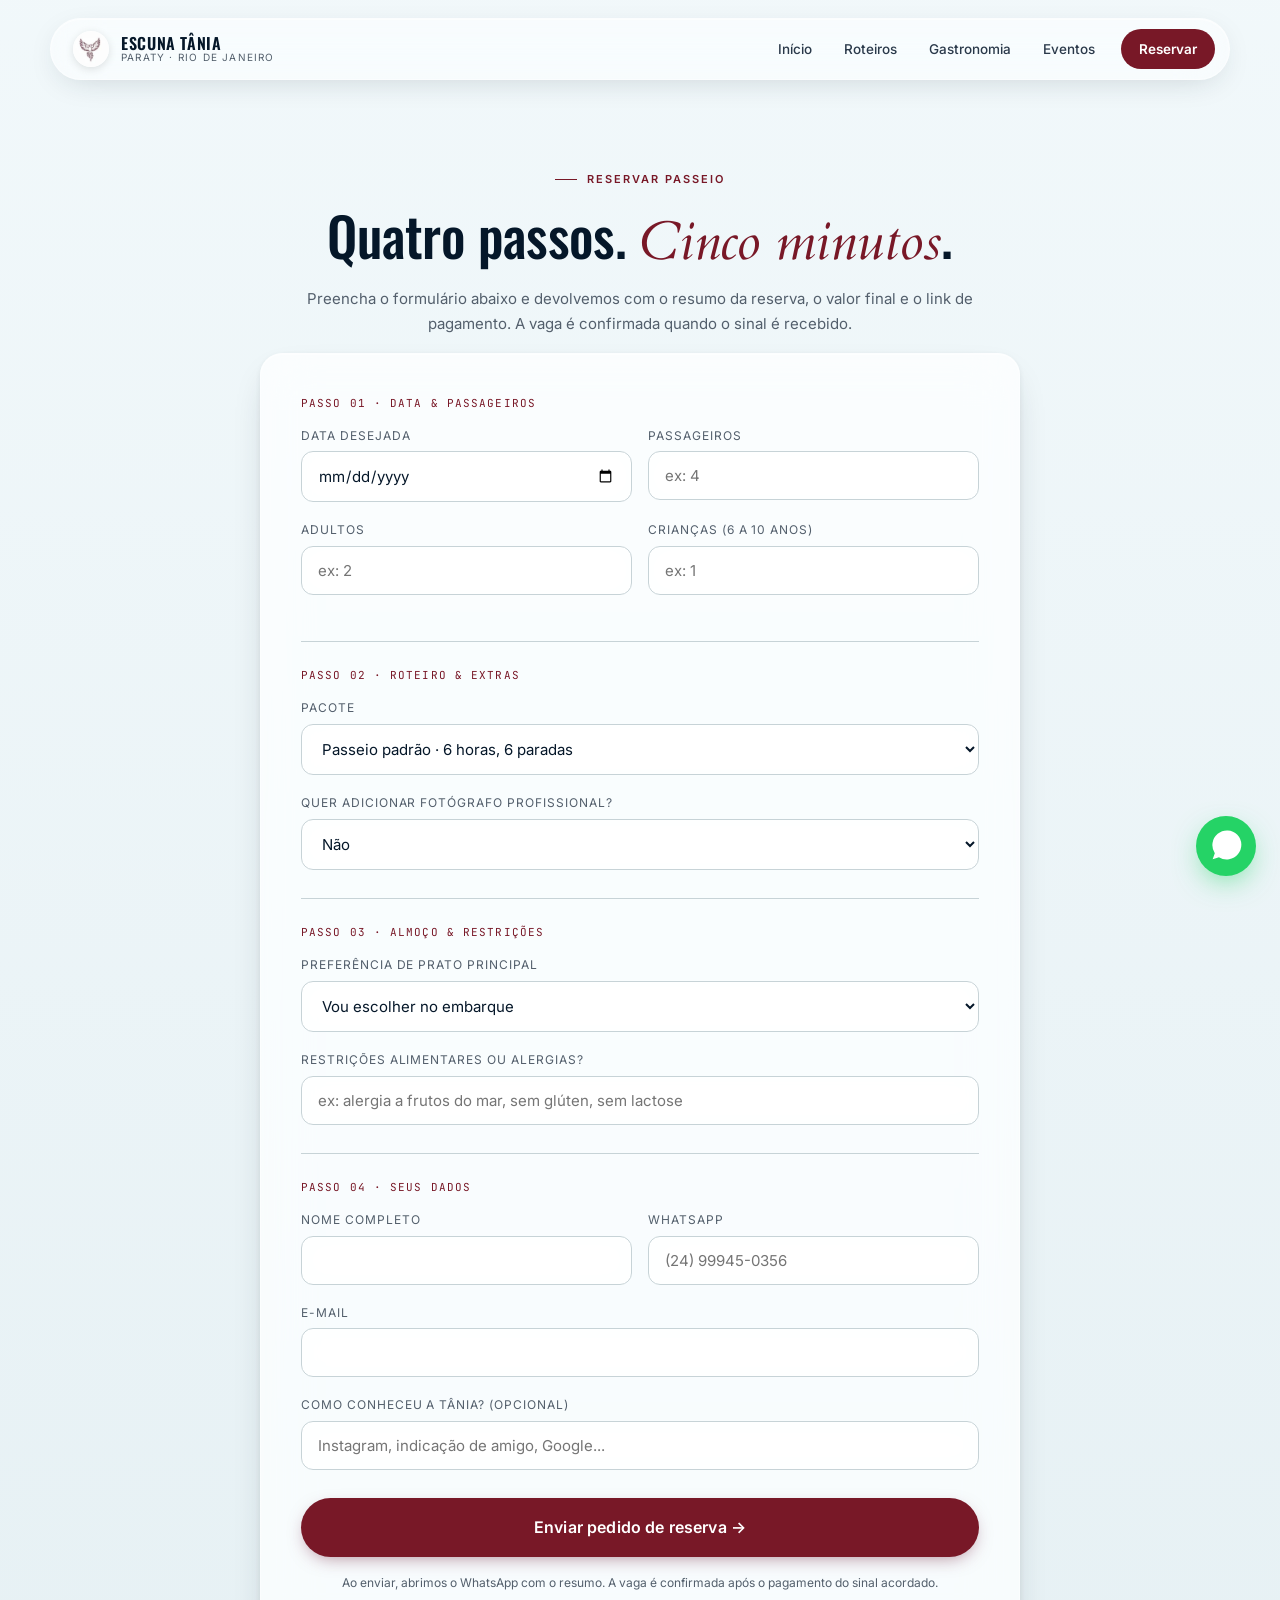
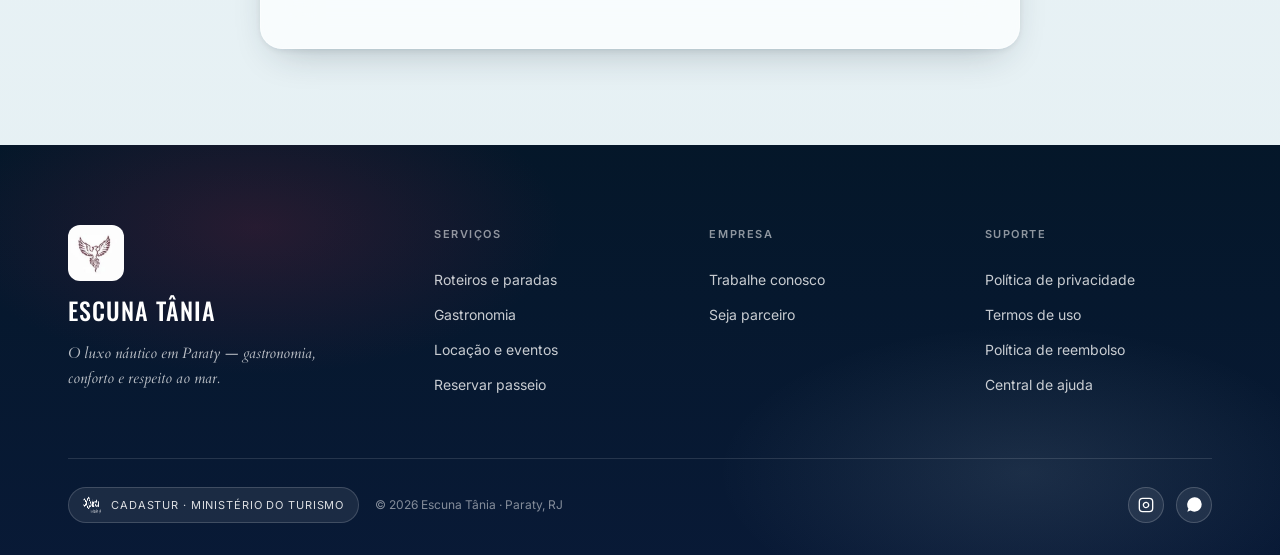
<file: contato.html>
<!doctype html>
<html lang="pt-BR">
<head>
<meta charset="utf-8" />
<meta name="viewport" content="width=device-width, initial-scale=1" />
<title>Contato &amp; Reserva · Escuna Tânia</title>
<meta name="description" content="Reserve seu passeio na Escuna Tânia, fale com nossa equipe pelo WhatsApp, e-mail ou formulário. Resposta em até 2 horas em dias úteis." />
<link rel="icon" href="img/icones/logo-32.jpg" />
<link rel="preconnect" href="https://fonts.googleapis.com" />
<link rel="preconnect" href="https://fonts.gstatic.com" crossorigin />
<link href="https://fonts.googleapis.com/css2?family=Cardo:ital,wght@0,400;0,700;1,400&family=Oswald:wght@300;400;500;600;700&family=Inter:wght@400;500;600;700&family=JetBrains+Mono:wght@400;500&display=swap" rel="stylesheet" />
<link rel="stylesheet" href="styles.css" />
</head>
<body>

<header class="navbar">
  <a class="brand" href="index.html">
    <img src="img/icones/logo-180.jpg" alt="Logo Escuna Tânia" />
    <span class="brand-text"><span class="brand-name">Escuna Tânia</span><span class="brand-tag">Paraty · Rio de Janeiro</span></span>
  </a>
  <nav>
    <a href="index.html">Início</a>
    <a href="roteiros.html">Roteiros</a>
    <a href="gastronomia.html">Gastronomia</a>
    <a href="eventos.html">Eventos</a>
    <a href="contato.html#reservar" class="cta">Reservar</a>
  </nav>
  <button class="menu-toggle"><svg viewBox="0 0 24 24" fill="none" stroke="currentColor" stroke-width="2" stroke-linecap="round"><path d="M3 6h18M3 12h18M3 18h18"/></svg></button>
</header>

<!-- FORMULÁRIO DE RESERVA · única seção da página -->
<section class="section section-cream" id="reservar" style="padding-top:160px;">
  <div class="wrap">
    <div class="reveal text-center mb-4" style="max-width:680px;margin:0 auto;">
      <span class="eyebrow" style="margin-left:auto;margin-right:auto;">Reservar passeio</span>
      <h2>Quatro passos. <em>Cinco minutos</em>.</h2>
      <p style="font-family:var(--font-sans);font-size:15px;color:var(--ink-soft);">Preencha o formulário abaixo e devolvemos com o resumo da reserva, o valor final e o link de pagamento. A vaga é confirmada quando o sinal é recebido.</p>
    </div>
    <div class="reveal glass-card" style="max-width:760px;margin:0 auto;padding:40px;">
      <form data-reserve-form>
        <!-- Passo 1: Data & passageiros -->
        <div style="margin-bottom:28px;">
          <div style="font-family:var(--font-mono);font-size:11px;letter-spacing:0.10em;color:var(--accent);margin-bottom:14px;">PASSO 01 · DATA &amp; PASSAGEIROS</div>
          <div class="form-row">
            <div class="form-field"><label>Data desejada</label><input type="date" name="date" required /></div>
            <div class="form-field"><label>Passageiros</label><input type="number" name="people" min="1" max="90" placeholder="ex: 4" required /></div>
          </div>
          <div class="form-row">
            <div class="form-field"><label>Adultos</label><input type="number" name="adults" min="1" placeholder="ex: 2" /></div>
            <div class="form-field"><label>Crianças (6 a 10 anos)</label><input type="number" name="kids" min="0" placeholder="ex: 1" /></div>
          </div>
        </div>

        <!-- Passo 2: Roteiro & extras -->
        <div style="margin-bottom:28px;border-top:1px solid var(--line);padding-top:24px;">
          <div style="font-family:var(--font-mono);font-size:11px;letter-spacing:0.10em;color:var(--accent);margin-bottom:14px;">PASSO 02 · ROTEIRO &amp; EXTRAS</div>
          <div class="form-field">
            <label>Pacote</label>
            <select name="package">
              <option>Passeio padrão · 6 horas, 6 paradas</option>
              <option>Passeio + Área VIP (R$ 50/pessoa)</option>
              <option>Passeio + Hidromassagem privativa (R$ 400)</option>
              <option>Fretamento completo · até 90 pessoas</option>
            </select>
          </div>
          <div class="form-field">
            <label>Quer adicionar fotógrafo profissional?</label>
            <select name="photo"><option>Não</option><option>Sim · sob orçamento</option></select>
          </div>
        </div>

        <!-- Passo 3: Gastronomia -->
        <div style="margin-bottom:28px;border-top:1px solid var(--line);padding-top:24px;">
          <div style="font-family:var(--font-mono);font-size:11px;letter-spacing:0.10em;color:var(--accent);margin-bottom:14px;">PASSO 03 · ALMOÇO &amp; RESTRIÇÕES</div>
          <div class="form-field">
            <label>Preferência de prato principal</label>
            <select name="meal">
              <option>Vou escolher no embarque</option>
              <option>Alma Caiçara · moqueca</option>
              <option>Mar &amp; Sol · camarão na moranga</option>
              <option>Peixada de Paraty</option>
              <option>Vegetariano · risoto de palmito juçara</option>
            </select>
          </div>
          <div class="form-field">
            <label>Restrições alimentares ou alergias?</label>
            <input type="text" name="diet" placeholder="ex: alergia a frutos do mar, sem glúten, sem lactose" />
          </div>
        </div>

        <!-- Passo 4: Contato -->
        <div style="margin-bottom:28px;border-top:1px solid var(--line);padding-top:24px;">
          <div style="font-family:var(--font-mono);font-size:11px;letter-spacing:0.10em;color:var(--accent);margin-bottom:14px;">PASSO 04 · SEUS DADOS</div>
          <div class="form-row">
            <div class="form-field"><label>Nome completo</label><input type="text" name="name" required /></div>
            <div class="form-field"><label>WhatsApp</label><input type="tel" name="phone" placeholder="(24) 99945-0356" required /></div>
          </div>
          <div class="form-field"><label>E-mail</label><input type="email" name="email" required /></div>
          <div class="form-field"><label>Como conheceu a Tânia? (opcional)</label><input type="text" name="source" placeholder="Instagram, indicação de amigo, Google..." /></div>
        </div>

        <button type="submit" class="btn btn-primary btn-lg" style="width:100%;justify-content:center;">Enviar pedido de reserva →</button>
        <p style="font-family:var(--font-sans);font-size:12px;color:var(--ink-soft);text-align:center;margin-top:16px;">Ao enviar, abrimos o WhatsApp com o resumo. A vaga é confirmada após o pagamento do sinal acordado.</p>
      </form>
    </div>
  </div>
</section>

<!-- FOOTER -->
<footer class="site-footer">
  <div class="wrap">
    <div class="footer-grid">
      <div class="brand-block">
        <img class="logo" src="img/icones/logo-192.jpg" alt="Logo Escuna Tânia" />
        <h3>Escuna Tânia</h3>
        <p>O luxo náutico em Paraty — gastronomia, conforto e respeito ao mar.</p>
      </div>
      <div><h4>Serviços</h4><ul><li><a href="roteiros.html">Roteiros e paradas</a></li><li><a href="gastronomia.html">Gastronomia</a></li><li><a href="eventos.html">Locação e eventos</a></li><li><a href="contato.html#reservar">Reservar passeio</a></li></ul></div>
      <div><h4>Empresa</h4><ul><li><a href="#">Trabalhe conosco</a></li><li><a href="#">Seja parceiro</a></li></ul></div>
      <div><h4>Suporte</h4><ul><li><a href="#">Política de privacidade</a></li><li><a href="#">Termos de uso</a></li><li><a href="#">Política de reembolso</a></li><li><a href="https://wa.me/5524999450356" target="_blank" rel="noopener">Central de ajuda</a></li></ul></div>
    </div>
    <div class="footer-bottom">
      <div style="display:flex;gap:16px;align-items:center;flex-wrap:wrap;">
        <div class="cadastur"><img src="img/icones/cadastur.png" alt="" style="filter:brightness(0) invert(1);" />Cadastur · Ministério do Turismo</div>
        <span>© 2026 Escuna Tânia · Paraty, RJ</span>
      </div>
      <div class="socials"><a href="#" aria-label="Instagram"><svg width="16" height="16" viewBox="0 0 24 24" fill="none" stroke="currentColor" stroke-width="2"><rect x="2" y="2" width="20" height="20" rx="5"/><path d="M16 11.4A4 4 0 1 1 12.6 8a4 4 0 0 1 3.4 3.4z"/></svg></a><a href="#" aria-label="WhatsApp"><svg width="16" height="16" viewBox="0 0 24 24" fill="currentColor"><path d="M20.5 3.5A11 11 0 0 0 3.6 17.4L2 22l4.7-1.6a11 11 0 0 0 13.8-16.9z"/></svg></a></div>
    </div>
  </div>
</footer>

<a href="https://wa.me/5524999450356" class="fab-wa" aria-label="Falar no WhatsApp" target="_blank" rel="noopener">
  <svg viewBox="0 0 24 24" fill="currentColor"><path d="M20.5 3.5A11 11 0 0 0 3.6 17.4L2 22l4.7-1.6a11 11 0 0 0 13.8-16.9z"/></svg>
</a>

<script src="app.js"></script>
</body>
</html>
</file>
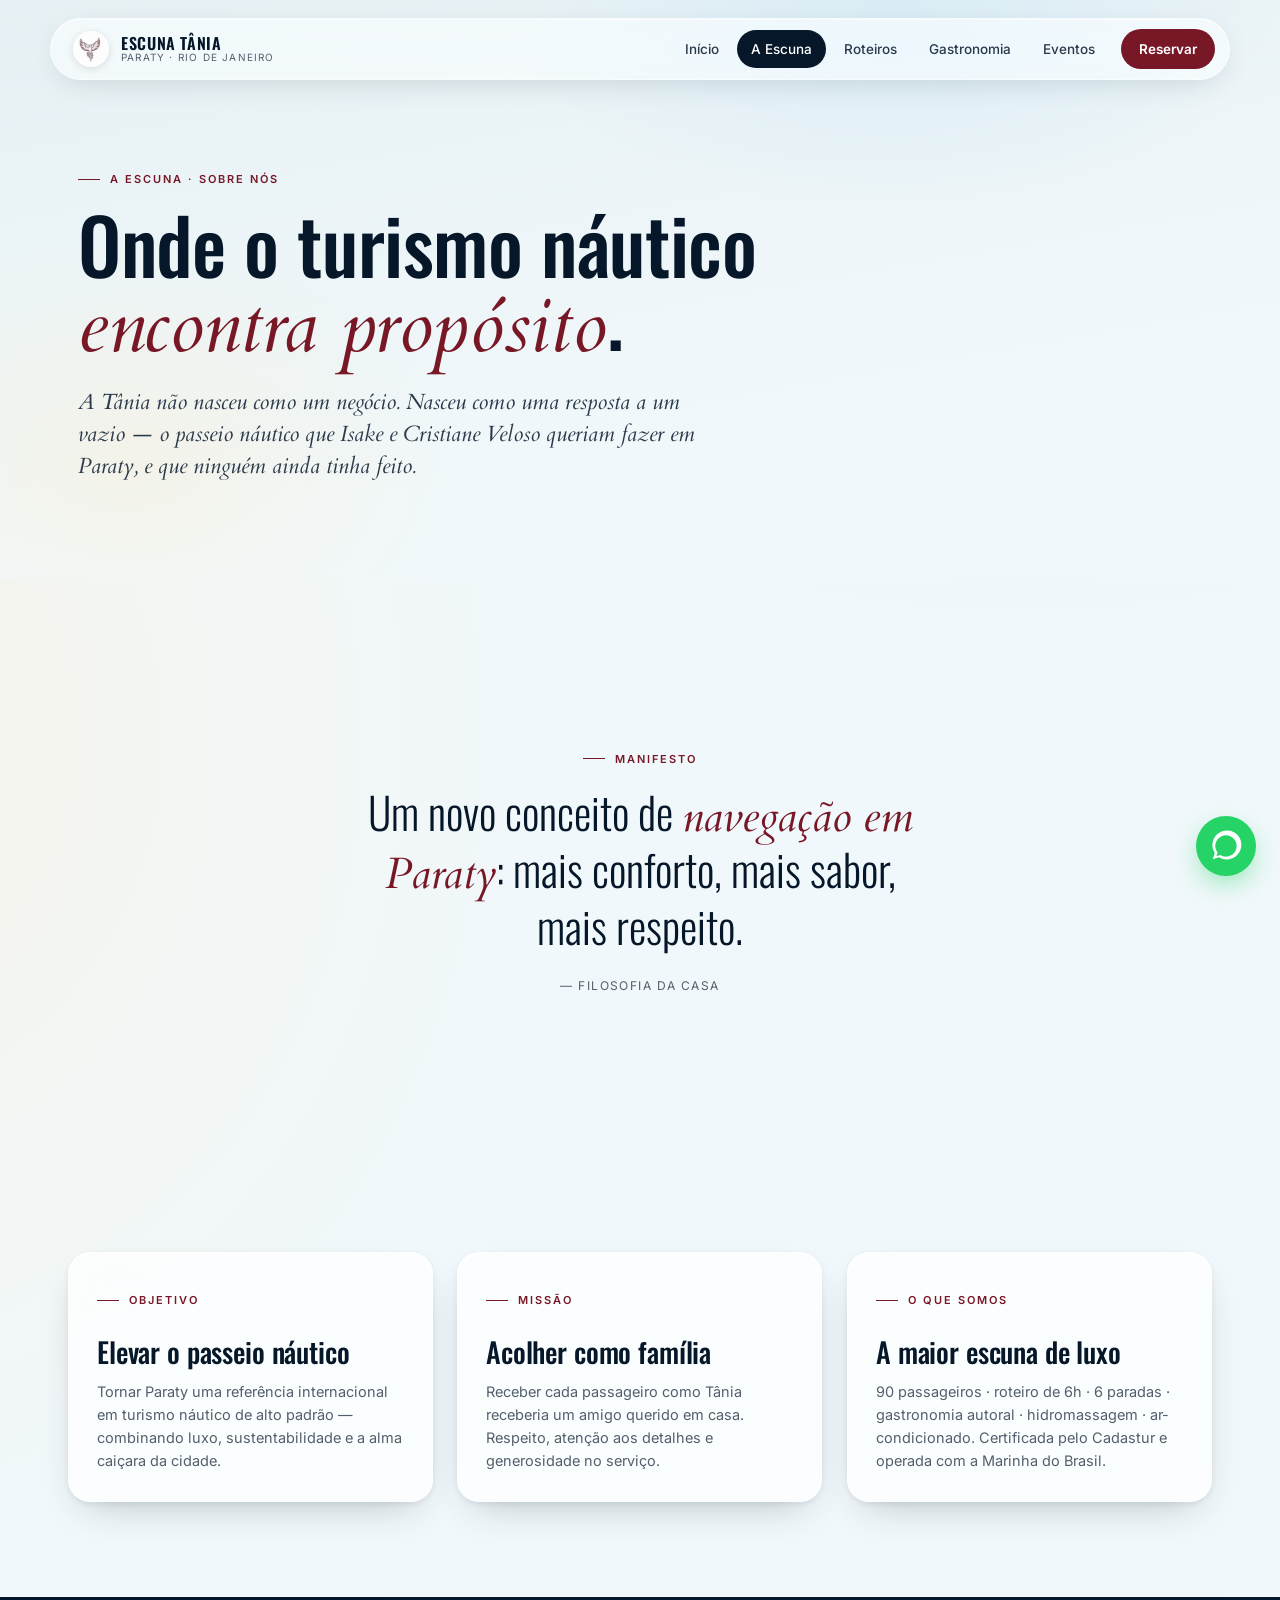
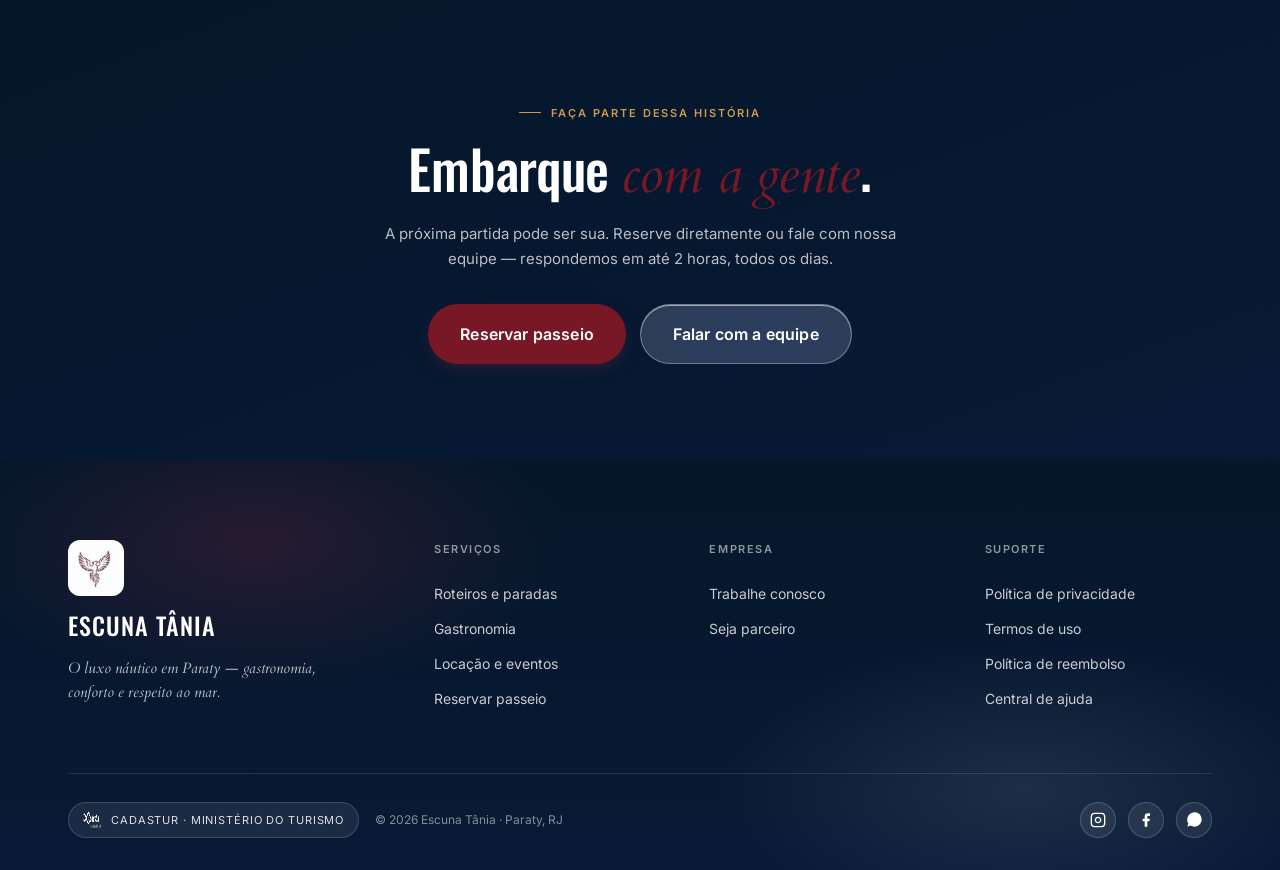
<file: sobre.html>
<!doctype html>
<html lang="pt-BR">
<head>
<meta charset="utf-8" />
<meta name="viewport" content="width=device-width, initial-scale=1" />
<title>A Escuna · Escuna Tânia</title>
<meta name="description" content="A história da Escuna Tânia: origem familiar, embarcação por dentro, os quatro pilares — experiência, gastronomia, responsabilidade ambiental e infraestrutura inédita." />
<link rel="icon" href="img/icones/logo-32.jpg" />
<link rel="preconnect" href="https://fonts.googleapis.com" />
<link rel="preconnect" href="https://fonts.gstatic.com" crossorigin />
<link href="https://fonts.googleapis.com/css2?family=Cardo:ital,wght@0,400;0,700;1,400&family=Oswald:wght@300;400;500;600;700&family=Inter:wght@400;500;600;700&family=JetBrains+Mono:wght@400;500&display=swap" rel="stylesheet" />
<link rel="stylesheet" href="styles.css" />
</head>
<body>

<!-- NAVBAR -->
<header class="navbar">
  <a class="brand" href="index.html">
    <img src="img/icones/logo-180.jpg" alt="Logo Escuna Tânia" />
    <span class="brand-text">
      <span class="brand-name">Escuna Tânia</span>
      <span class="brand-tag">Paraty · Rio de Janeiro</span>
    </span>
  </a>
  <nav>
    <a href="index.html">Início</a>
    <a href="sobre.html" class="active">A Escuna</a>
    <a href="roteiros.html">Roteiros</a>
    <a href="gastronomia.html">Gastronomia</a>
    <a href="eventos.html">Eventos</a>
    <a href="contato.html#reservar" class="cta">Reservar</a>
  </nav>
  <button class="menu-toggle"><svg viewBox="0 0 24 24" fill="none" stroke="currentColor" stroke-width="2" stroke-linecap="round"><path d="M3 6h18M3 12h18M3 18h18"/></svg></button>
</header>

<!-- HERO -->
<section class="page-hero" id="hero">
  <div class="wrap">
    <span class="eyebrow reveal">A Escuna · sobre nós</span>
    <h1 class="reveal">Onde o turismo náutico<br><em>encontra propósito</em>.</h1>
    <p class="lede reveal">A Tânia não nasceu como um negócio. Nasceu como uma resposta a um vazio — o passeio náutico que Isake e Cristiane Veloso queriam fazer em Paraty, e que ninguém ainda tinha feito.</p>
  </div>
</section>

<!-- MANIFESTO -->
<section class="section">
  <div class="wrap-narrow">
    <div class="manifesto reveal">
      <span class="eyebrow" style="margin-left:auto;margin-right:auto;">Manifesto</span>
      <blockquote>Um novo conceito de <em>navegação em Paraty</em>: mais conforto, mais sabor, mais respeito.</blockquote>
      <cite>— Filosofia da Casa</cite>
    </div>
  </div>
</section>

<!-- OBJETIVO / MISSÃO / O QUE É -->
<section class="section" id="proposito">
  <div class="wrap">
    <div class="features" style="grid-template-columns:repeat(3,1fr);gap:24px;">
      <article class="glass-card reveal lift-on-hover">
        <span class="eyebrow">Objetivo</span>
        <h3 style="margin-top:8px;margin-bottom:12px;">Elevar o passeio náutico</h3>
        <p style="font-family:var(--font-sans);font-size:14.5px;color:var(--ink-soft);line-height:1.6;margin:0;">Tornar Paraty uma referência internacional em turismo náutico de alto padrão — combinando luxo, sustentabilidade e a alma caiçara da cidade.</p>
      </article>
      <article class="glass-card reveal lift-on-hover">
        <span class="eyebrow">Missão</span>
        <h3 style="margin-top:8px;margin-bottom:12px;">Acolher como família</h3>
        <p style="font-family:var(--font-sans);font-size:14.5px;color:var(--ink-soft);line-height:1.6;margin:0;">Receber cada passageiro como Tânia receberia um amigo querido em casa. Respeito, atenção aos detalhes e generosidade no serviço.</p>
      </article>
      <article class="glass-card reveal lift-on-hover">
        <span class="eyebrow">O que somos</span>
        <h3 style="margin-top:8px;margin-bottom:12px;">A maior escuna de luxo</h3>
        <p style="font-family:var(--font-sans);font-size:14.5px;color:var(--ink-soft);line-height:1.6;margin:0;">90 passageiros · roteiro de 6h · 6 paradas · gastronomia autoral · hidromassagem · ar-condicionado. Certificada pelo Cadastur e operada com a Marinha do Brasil.</p>
      </article>
    </div>
  </div>
</section>

<!-- CTA FINAL -->
<section class="section section-dark" id="cta">
  <div class="wrap text-center" style="max-width:680px;margin:0 auto;">
    <span class="eyebrow" style="margin-left:auto;margin-right:auto;">Faça parte dessa história</span>
    <h2 style="color:white;">Embarque <em>com a gente</em>.</h2>
    <p style="color:rgba(255,255,255,0.72);font-family:var(--font-sans);font-size:15px;max-width:520px;margin:18px auto 32px;">A próxima partida pode ser sua. Reserve diretamente ou fale com nossa equipe — respondemos em até 2 horas, todos os dias.</p>
    <div style="display:flex;gap:14px;justify-content:center;flex-wrap:wrap;">
      <a href="contato.html#reservar" class="btn btn-primary btn-lg">Reservar passeio</a>
      <a href="https://wa.me/5524999450356" class="btn btn-glass btn-lg" target="_blank" rel="noopener">Falar com a equipe</a>
    </div>
  </div>
</section>

<!-- FOOTER -->
<footer class="site-footer">
  <div class="wrap">
    <div class="footer-grid">
      <div class="brand-block">
        <img class="logo" src="img/icones/logo-192.jpg" alt="Logo Escuna Tânia" />
        <h3>Escuna Tânia</h3>
        <p>O luxo náutico em Paraty — gastronomia, conforto e respeito ao mar.</p>
      </div>
      <div>
        <h4>Serviços</h4>
        <ul>
          <li><a href="roteiros.html">Roteiros e paradas</a></li>
          <li><a href="gastronomia.html">Gastronomia</a></li>
          <li><a href="eventos.html">Locação e eventos</a></li>
          <li><a href="contato.html#reservar">Reservar passeio</a></li>
        </ul>
      </div>
      <div>
        <h4>Empresa</h4>
        <ul>
          <li><a href="#">Trabalhe conosco</a></li>
          <li><a href="#">Seja parceiro</a></li>
        </ul>
      </div>
      <div>
        <h4>Suporte</h4>
        <ul>
          <li><a href="#">Política de privacidade</a></li>
          <li><a href="#">Termos de uso</a></li>
          <li><a href="#">Política de reembolso</a></li>
          <li><a href="https://wa.me/5524999450356" target="_blank" rel="noopener">Central de ajuda</a></li>
        </ul>
      </div>
    </div>
    <div class="footer-bottom">
      <div style="display:flex;gap:16px;align-items:center;flex-wrap:wrap;">
        <div class="cadastur">
          <img src="img/icones/cadastur.png" alt="" style="filter:brightness(0) invert(1);" />
          Cadastur · Ministério do Turismo
        </div>
        <span>© 2026 Escuna Tânia · Paraty, RJ</span>
      </div>
      <div class="socials">
        <a href="#" aria-label="Instagram"><svg width="16" height="16" viewBox="0 0 24 24" fill="none" stroke="currentColor" stroke-width="2"><rect x="2" y="2" width="20" height="20" rx="5"/><path d="M16 11.4A4 4 0 1 1 12.6 8a4 4 0 0 1 3.4 3.4z"/></svg></a>
        <a href="#" aria-label="Facebook"><svg width="16" height="16" viewBox="0 0 24 24" fill="currentColor"><path d="M18 2h-3a5 5 0 0 0-5 5v3H7v4h3v8h4v-8h3l1-4h-4V7a1 1 0 0 1 1-1h3z"/></svg></a>
        <a href="#" aria-label="WhatsApp"><svg width="16" height="16" viewBox="0 0 24 24" fill="currentColor"><path d="M20.5 3.5A11 11 0 0 0 3.6 17.4L2 22l4.7-1.6a11 11 0 0 0 13.8-16.9z"/></svg></a>
      </div>
    </div>
  </div>
</footer>

<a href="https://wa.me/5524999450356" class="fab-wa" aria-label="Falar no WhatsApp" target="_blank" rel="noopener">
  <svg viewBox="0 0 24 24" fill="currentColor"><path d="M20.5 3.5A11 11 0 0 0 3.6 17.4L2 22l4.7-1.6a11 11 0 0 0 13.8-16.9zM12 20a8 8 0 0 1-4.1-1.1l-.3-.2-2.8 1 .9-2.7-.2-.3A8 8 0 1 1 12 20z"/></svg>
</a>

<script src="app.js"></script>
</body>
</html>
</file>
<file: styles.css>
/* ==========================================================================
   Escuna Tânia · Liquid Glass Design System v1
   Paleta heritage: borgonha #73233c, navy #1a2c37, papel + tinta mar
   ========================================================================== */

:root {
  /* Paleta semântica */
  --paper: oklch(97.5% 0.008 220);
  --paper-2: oklch(95% 0.012 220);
  --paper-deep: oklch(92% 0.018 220);
  --ink: oklch(20% 0.045 250);
  --ink-2: oklch(34% 0.035 250);
  --ink-soft: oklch(48% 0.025 250);
  --ink-faint: oklch(64% 0.018 250);
  --line: oklch(86% 0.014 220);
  --line-soft: oklch(91% 0.010 220);

  /* Vidro líquido */
  --glass: rgba(255, 255, 255, 0.55);
  --glass-strong: rgba(255, 255, 255, 0.74);
  --glass-tint-mar: rgba(204, 230, 245, 0.42);
  --glass-tint-deep: rgba(26, 44, 55, 0.16);
  --glass-tint-sun: rgba(252, 232, 196, 0.40);
  --glass-border: 1px solid rgba(255, 255, 255, 0.42);
  --glass-inner-hi: inset 0 1px 0 rgba(255, 255, 255, 0.55);
  --glass-shadow: 0 16px 40px -18px rgba(26, 44, 55, 0.32), 0 2px 8px -2px rgba(26, 44, 55, 0.12);
  --glass-shadow-lg: 0 28px 70px -22px rgba(26, 44, 55, 0.36), 0 4px 12px -2px rgba(26, 44, 55, 0.14);

  /* Acento heritage Tânia */
  --accent: oklch(38% 0.13 18);
  --accent-strong: oklch(32% 0.15 18);
  --accent-soft: oklch(70% 0.09 18);
  --accent-fade: oklch(94% 0.025 18);
  --gold: oklch(72% 0.11 75);
  --gold-soft: oklch(88% 0.06 80);
  --mar-bright: oklch(72% 0.10 220);
  --mar-mid: oklch(55% 0.09 230);
  --mar-deep: oklch(38% 0.08 240);
  --mar-night: oklch(22% 0.06 260);

  /* Tipografia */
  --font-display: "Oswald", "Helvetica Neue", system-ui, sans-serif;
  --font-serif: "Cardo", "Iowan Old Style", Georgia, serif;
  --font-sans: "Inter", -apple-system, BlinkMacSystemFont, "Segoe UI", system-ui, sans-serif;
  --font-mono: "JetBrains Mono", ui-monospace, "SF Mono", Menlo, monospace;

  /* Blurs */
  --blur-soft: blur(14px) saturate(140%);
  --blur: blur(24px) saturate(160%);
  --blur-strong: blur(40px) saturate(180%);

  /* Radii */
  --radius-glass: 22px;
  --radius-card: 14px;
  --radius-pill: 999px;
}

/* Reset & base ----------------------------------------------------------- */
*, *::before, *::after { box-sizing: border-box; }
html { scroll-behavior: smooth; -webkit-text-size-adjust: 100%; }
body {
  margin: 0;
  font-family: var(--font-serif);
  font-size: 18px;
  line-height: 1.65;
  color: var(--ink);
  background: var(--paper);
  background-image:
    radial-gradient(120% 60% at 80% -10%, rgba(204, 230, 245, 0.55), transparent 60%),
    radial-gradient(80% 50% at -10% 30%, rgba(252, 232, 196, 0.30), transparent 65%),
    radial-gradient(100% 60% at 60% 110%, rgba(115, 35, 60, 0.07), transparent 70%);
  -webkit-font-smoothing: antialiased;
  text-wrap: pretty;
}
img, video { max-width: 100%; height: auto; display: block; }
a { color: var(--accent); text-decoration: underline; text-decoration-thickness: 1px; text-underline-offset: 3px; }
a:hover { color: var(--accent-strong); }
button { font: inherit; cursor: pointer; }

/* Tipografia ------------------------------------------------------------- */
h1, h2, h3, h4, h5 { font-family: var(--font-display); font-weight: 500; letter-spacing: -0.005em; color: var(--ink); margin: 0; }
h1 { font-size: clamp(44px, 6vw, 80px); line-height: 0.95; }
h1 em { font-family: var(--font-serif); font-style: italic; font-weight: 400; color: var(--accent); }
h2 { font-size: clamp(34px, 4.2vw, 54px); line-height: 1.05; }
h2 em { font-family: var(--font-serif); font-style: italic; font-weight: 400; color: var(--accent); }
h3 { font-size: clamp(22px, 2.4vw, 28px); line-height: 1.15; }
h4 { font-size: 14px; letter-spacing: 0.10em; text-transform: uppercase; color: var(--accent); font-family: var(--font-sans); font-weight: 600; }
p { margin: 16px 0; }
.lede { font-size: 22px; line-height: 1.45; color: var(--ink-2); font-style: italic; }
.eyebrow {
  font-family: var(--font-sans); font-size: 11px; font-weight: 600;
  letter-spacing: 0.18em; text-transform: uppercase; color: var(--accent);
  display: inline-flex; align-items: center; gap: 10px; margin-bottom: 18px;
}
.eyebrow::before { content: ""; width: 22px; height: 1px; background: var(--accent); }
.mono { font-family: var(--font-mono); font-size: 0.85em; }

/* Layout ----------------------------------------------------------------- */
.wrap { max-width: 1200px; margin: 0 auto; padding: 0 28px; }
.wrap-narrow { max-width: 760px; margin: 0 auto; padding: 0 28px; }
.section { padding: 96px 0; position: relative; }
.section-tight { padding: 56px 0; }
.section-dark { background: linear-gradient(160deg, var(--ink), var(--mar-night)); color: rgba(255,255,255,0.92); }
.section-dark h1, .section-dark h2, .section-dark h3 { color: white; }
.section-dark .eyebrow { color: var(--gold); }
.section-dark .eyebrow::before { background: var(--gold); }
.section-cream { background: linear-gradient(180deg, var(--paper) 0%, var(--paper-2) 100%); }

/* Navbar flutuante ------------------------------------------------------- */
.navbar {
  position: fixed; top: 18px; left: 50%; transform: translateX(-50%);
  width: calc(100% - 36px); max-width: 1180px; z-index: 100;
  display: flex; align-items: center; justify-content: space-between;
  padding: 10px 14px 10px 22px;
  background: var(--glass);
  backdrop-filter: var(--blur);
  -webkit-backdrop-filter: var(--blur);
  border: var(--glass-border);
  border-radius: var(--radius-pill);
  box-shadow: var(--glass-inner-hi), 0 8px 32px -12px rgba(26,44,55,0.22);
  font-family: var(--font-sans);
  transition: all 0.3s ease;
}
.navbar.scrolled { padding: 8px 12px 8px 18px; background: rgba(255,255,255,0.75); }
.navbar .brand { display: flex; align-items: center; gap: 12px; text-decoration: none; color: var(--ink); }
.navbar .brand img { width: 36px; height: 36px; border-radius: 50%; box-shadow: 0 2px 8px rgba(0,0,0,0.12); }
.navbar .brand-text { display: flex; flex-direction: column; line-height: 1.1; }
.navbar .brand-name { font-family: var(--font-display); font-weight: 600; font-size: 16px; letter-spacing: 0.04em; text-transform: uppercase; }
.navbar .brand-tag { font-size: 10px; color: var(--ink-soft); letter-spacing: 0.12em; text-transform: uppercase; }
.navbar nav { display: flex; gap: 4px; align-items: center; }
.navbar nav a {
  padding: 8px 14px; border-radius: var(--radius-pill);
  color: var(--ink-2); text-decoration: none; font-size: 13.5px; font-weight: 500;
  transition: background 0.2s ease, color 0.2s ease;
}
.navbar nav a:hover { background: rgba(255,255,255,0.6); color: var(--ink); }
.navbar nav a.active { background: var(--ink); color: white; }
.navbar nav a.cta {
  background: var(--accent); color: white; padding: 9px 18px;
  margin-left: 8px; font-weight: 600;
}
.navbar nav a.cta:hover { background: var(--accent-strong); color: white; }
.navbar .menu-toggle { display: none; background: transparent; border: 0; padding: 8px; }
.navbar .menu-toggle svg { width: 22px; height: 22px; color: var(--ink); }
@media (max-width: 880px) {
  .navbar nav { display: none; }
  .navbar nav.open {
    display: flex; flex-direction: column; position: absolute;
    top: calc(100% + 8px); right: 0; padding: 12px;
    background: var(--glass-strong); backdrop-filter: var(--blur);
    border: var(--glass-border); border-radius: 22px;
    box-shadow: var(--glass-shadow); min-width: 220px; gap: 4px;
  }
  .navbar nav.open a { width: 100%; }
  .navbar .menu-toggle { display: block; }
}

/* Hero video ------------------------------------------------------------- */
.hero {
  position: relative; min-height: 100vh; min-height: 100dvh;
  display: flex; align-items: flex-end; padding: 120px 28px 56px;
  overflow: hidden;
}
.hero .bg {
  position: absolute; inset: 0; z-index: 0;
  background: linear-gradient(160deg, var(--mar-deep), var(--mar-night));
}
.hero .bg video, .hero .bg img {
  position: absolute; inset: 0; width: 100%; height: 100%;
  object-fit: cover; object-position: center;
}
.hero .bg::after {
  content: ""; position: absolute; inset: 0;
  background:
    linear-gradient(180deg, rgba(26,44,55,0.30) 0%, transparent 30%, transparent 60%, rgba(26,44,55,0.65) 100%),
    linear-gradient(90deg, rgba(115,35,60,0.18) 0%, transparent 50%);
}
.hero .content { position: relative; z-index: 2; color: white; width: 100%; max-width: 1180px; margin: 0 auto; }
.hero h1 { color: white; max-width: 900px; }
.hero h1 em { color: white; opacity: 0.85; }
.hero .lede { color: rgba(255,255,255,0.88); max-width: 600px; margin-top: 24px; }
.hero .eyebrow { color: var(--gold); }
.hero .eyebrow::before { background: var(--gold); }
.hero .actions { display: flex; gap: 14px; flex-wrap: wrap; margin-top: 36px; }
.hero .scroll-hint {
  position: absolute; bottom: 24px; left: 50%; transform: translateX(-50%);
  color: rgba(255,255,255,0.55); font-family: var(--font-mono); font-size: 11px;
  letter-spacing: 0.20em; text-transform: uppercase; z-index: 2;
  display: flex; flex-direction: column; align-items: center; gap: 8px;
}
.hero .scroll-hint::after { content: ""; width: 1px; height: 32px; background: rgba(255,255,255,0.4); animation: scrollPulse 2s ease-in-out infinite; }
@keyframes scrollPulse { 0%, 100% { opacity: 0.3; transform: scaleY(0.5); transform-origin: top; } 50% { opacity: 1; transform: scaleY(1); } }

/* Botões ----------------------------------------------------------------- */
.btn {
  display: inline-flex; align-items: center; gap: 10px;
  padding: 14px 24px; border-radius: var(--radius-pill);
  font-family: var(--font-sans); font-weight: 600; font-size: 14.5px;
  text-decoration: none; border: 0; transition: all 0.2s ease;
  letter-spacing: 0.01em;
}
.btn-primary { background: var(--accent); color: white; box-shadow: 0 6px 18px -6px rgba(115,35,60,0.55); }
.btn-primary:hover { background: var(--accent-strong); color: white; transform: translateY(-1px); box-shadow: 0 10px 24px -8px rgba(115,35,60,0.65); }
.btn-glass {
  background: rgba(255,255,255,0.16); backdrop-filter: var(--blur-strong);
  -webkit-backdrop-filter: var(--blur-strong);
  border: 1px solid rgba(255,255,255,0.32); color: white;
  box-shadow: var(--glass-inner-hi);
}
.btn-glass:hover { background: rgba(255,255,255,0.26); color: white; }
.btn-ghost { background: transparent; color: var(--ink); border: 1px solid var(--line); }
.btn-ghost:hover { background: var(--paper-2); color: var(--ink); }
.btn-wa { background: #25d366; color: white; }
.btn-wa:hover { background: #1ebe5d; color: white; }
.btn-lg { padding: 16px 32px; font-size: 16px; }

/* Glass cards primitivos ------------------------------------------------- */
.glass-card {
  background: var(--glass-strong);
  backdrop-filter: var(--blur);
  -webkit-backdrop-filter: var(--blur);
  border: var(--glass-border);
  border-radius: var(--radius-glass);
  box-shadow: var(--glass-inner-hi), var(--glass-shadow);
  padding: 28px;
}
.glass-card-mar {
  background: linear-gradient(135deg, var(--glass-tint-mar), rgba(255,255,255,0.45));
  backdrop-filter: var(--blur);
  -webkit-backdrop-filter: var(--blur);
  border: var(--glass-border);
  border-radius: var(--radius-glass);
  box-shadow: var(--glass-inner-hi), var(--glass-shadow);
}
.glass-card-deep {
  background: rgba(26,44,55,0.55);
  backdrop-filter: var(--blur-strong);
  -webkit-backdrop-filter: var(--blur-strong);
  border: 1px solid rgba(255,255,255,0.18);
  border-radius: var(--radius-glass);
  color: white;
  box-shadow: var(--glass-inner-hi), 0 20px 50px -16px rgba(0,0,0,0.45);
}
.glass-pill {
  display: inline-flex; align-items: center; gap: 8px;
  padding: 6px 14px; border-radius: var(--radius-pill);
  background: rgba(255,255,255,0.55); backdrop-filter: blur(14px) saturate(160%);
  -webkit-backdrop-filter: blur(14px) saturate(160%);
  border: 1px solid rgba(255,255,255,0.42);
  font-family: var(--font-sans); font-size: 12px; font-weight: 500;
  color: var(--ink-2); box-shadow: var(--glass-inner-hi);
}
.glass-pill-dark {
  background: rgba(255,255,255,0.18); color: white;
  border: 1px solid rgba(255,255,255,0.3); backdrop-filter: var(--blur);
  -webkit-backdrop-filter: var(--blur);
}

/* Painel de reserva flutuante (hero da home) ----------------------------- */
.reserve-panel {
  position: relative; z-index: 3;
  margin-top: 36px; max-width: 720px;
  display: grid; grid-template-columns: 1fr 1fr 1fr auto;
  gap: 0; padding: 8px; align-items: stretch;
  background: rgba(255,255,255,0.16);
  backdrop-filter: var(--blur-strong);
  -webkit-backdrop-filter: var(--blur-strong);
  border: 1px solid rgba(255,255,255,0.30);
  border-radius: 18px;
  box-shadow: var(--glass-inner-hi), 0 12px 40px -10px rgba(0,0,0,0.3);
}
.reserve-panel .field {
  padding: 10px 16px; color: white;
  border-right: 1px solid rgba(255,255,255,0.16);
}
.reserve-panel .field:last-of-type { border-right: 0; }
.reserve-panel label { display: block; font-family: var(--font-sans); font-size: 10px; letter-spacing: 0.12em; text-transform: uppercase; opacity: 0.7; margin-bottom: 4px; }
.reserve-panel .value { font-family: var(--font-display); font-weight: 500; font-size: 16px; color: white; }
.reserve-panel .submit {
  background: var(--accent); color: white; border: 0;
  border-radius: 12px; padding: 14px 22px; font-family: var(--font-sans);
  font-weight: 700; font-size: 14px; cursor: pointer;
  box-shadow: 0 4px 14px -4px rgba(115,35,60,0.6);
}
.reserve-panel .submit:hover { background: var(--accent-strong); }
@media (max-width: 720px) {
  .reserve-panel { grid-template-columns: 1fr; }
  .reserve-panel .field { border-right: 0; border-bottom: 1px solid rgba(255,255,255,0.16); }
  .reserve-panel .field:last-of-type { border-bottom: 0; }
}

/* ==========================================================================
   .rsv — Painel de reserva LIQUID GLASS premium
   Card escuro translúcido, ícones SVG, ilhas de campo com micro-animações,
   submit em pílula borgonha com glow. Dropdowns nativos preservam legibilidade.
   ========================================================================== */
.rsv {
  position: relative;
  z-index: 3;
  margin-top: 68px;
  max-width: 720px;
  display: grid;
  grid-template-columns: 1fr 1fr 1.25fr;
  gap: 10px;
  padding: 12px;
  background:
    linear-gradient(135deg, rgba(255,255,255,0.16), rgba(255,255,255,0.06) 60%, rgba(115,35,60,0.10));
  backdrop-filter: blur(28px) saturate(180%);
  -webkit-backdrop-filter: blur(28px) saturate(180%);
  border: 1px solid rgba(255,255,255,0.28);
  border-radius: 22px;
  box-shadow:
    inset 0 1px 0 rgba(255,255,255,0.55),
    inset 0 -1px 0 rgba(26,44,55,0.18),
    0 24px 60px -22px rgba(26,44,55,0.55),
    0 6px 16px -8px rgba(115,35,60,0.30);
  isolation: isolate;
  color-scheme: light;
}
/* Halo de luz no canto superior esquerdo (glint) */
.rsv::before {
  content: "";
  position: absolute;
  inset: 0;
  border-radius: 22px;
  background:
    radial-gradient(60% 50% at 20% 0%, rgba(255,255,255,0.40), transparent 70%),
    radial-gradient(40% 40% at 90% 100%, rgba(252,232,196,0.20), transparent 70%);
  pointer-events: none;
  mix-blend-mode: screen;
  opacity: 0.85;
}

/* Ilha de campo (data / passageiros / pacote) */
.rsv-field {
  position: relative;
  display: flex;
  align-items: center;
  gap: 12px;
  padding: 12px 14px;
  min-width: 0;
  border-radius: 14px;
  background: rgba(255,255,255,0.08);
  border: 1px solid rgba(255,255,255,0.18);
  box-shadow:
    inset 0 1px 0 rgba(255,255,255,0.30),
    inset 0 -1px 0 rgba(0,0,0,0.10);
  transition: background 0.25s ease, border-color 0.25s ease, transform 0.3s cubic-bezier(0.2,0.8,0.2,1);
  cursor: pointer;
}
.rsv-field:hover {
  background: rgba(255,255,255,0.14);
  border-color: rgba(255,255,255,0.32);
  transform: translateY(-1px);
}
.rsv-field:focus-within {
  background: rgba(255,255,255,0.18);
  border-color: rgba(252,232,196,0.55);
  box-shadow:
    inset 0 1px 0 rgba(255,255,255,0.45),
    0 0 0 3px rgba(252,232,196,0.20);
}

/* Ícone à esquerda do campo */
.rsv-icon {
  width: 34px;
  height: 34px;
  flex-shrink: 0;
  display: flex;
  align-items: center;
  justify-content: center;
  border-radius: 10px;
  background: linear-gradient(135deg, rgba(252,232,196,0.30), rgba(204,230,245,0.20));
  border: 1px solid rgba(255,255,255,0.25);
  color: rgba(255,255,255,0.92);
}
.rsv-icon svg { width: 16px; height: 16px; }

/* Conteúdo (label + valor) à direita do ícone */
.rsv-content {
  flex: 1 1 auto;
  min-width: 0;
  display: flex;
  flex-direction: column;
  gap: 2px;
  overflow: hidden;
}
.rsv-content label {
  font-family: var(--font-sans);
  font-size: 9.5px;
  font-weight: 700;
  letter-spacing: 0.14em;
  text-transform: uppercase;
  color: rgba(255,255,255,0.65);
  cursor: pointer;
  line-height: 1;
}

/* Reset robusto + estilo do input/select/textarea */
.rsv input,
.rsv select,
.rsv textarea {
  -webkit-appearance: none;
  -moz-appearance: none;
  appearance: none;
  background: transparent;
  background-image: none;
  border: 0;
  outline: 0;
  box-shadow: none;
  color: white;
  padding: 0;
  font-family: var(--font-display);
  font-weight: 500;
  font-size: 15px;
  line-height: 1.2;
  width: 100%;
  cursor: pointer;
  color-scheme: light; /* dropdown nativo branco */
  white-space: nowrap;
  text-overflow: ellipsis;
  overflow: hidden;
}
.rsv input::placeholder,
.rsv textarea::placeholder {
  color: rgba(255,255,255,0.50);
  font-family: var(--font-sans);
  font-weight: 400;
  font-size: 14px;
}
.rsv textarea {
  font-family: var(--font-sans);
  font-weight: 400;
  white-space: normal;
  text-overflow: clip;
  overflow: auto;
  min-height: 60px;
  resize: vertical;
  cursor: text;
  line-height: 1.5;
}
.rsv input:focus,
.rsv select:focus { outline: none; }

/* Wrapper do select para acomodar caret SVG */
.rsv-select-wrap {
  position: relative;
  display: flex;
  align-items: center;
}
.rsv-select-wrap select { padding-right: 18px; }
.rsv-caret {
  position: absolute;
  right: 0; top: 50%;
  transform: translateY(-50%);
  width: 12px; height: 12px;
  color: rgba(255,255,255,0.65);
  pointer-events: none;
  transition: transform 0.3s ease, color 0.25s ease;
}
.rsv-field:focus-within .rsv-caret {
  color: white;
  transform: translateY(-50%) rotate(180deg);
}

/* Ícone calendário (input date) — colorido para o tema escuro */
.rsv input[type="date"]::-webkit-calendar-picker-indicator {
  filter: invert(1) brightness(1.2);
  opacity: 0.78;
  cursor: pointer;
  margin-left: -16px;
}

/* OPÇÕES do dropdown nativo — preto sobre branco, sempre legíveis */
.rsv option {
  color: #1a2c37;
  background: white;
  font-family: var(--font-sans);
  font-weight: 500;
  padding: 8px;
}
.rsv option:checked,
.rsv option:hover {
  background: #f3eaee;
  color: var(--accent);
}

/* Botão Consultar — barra inteira abaixo dos campos */
.rsv-submit {
  grid-column: 1 / -1;
  display: inline-flex;
  align-items: center;
  justify-content: center;
  gap: 10px;
  padding: 14px 28px;
  min-height: 50px;
  border: 0;
  border-radius: 14px;
  background: linear-gradient(135deg, var(--accent), var(--accent-strong));
  color: white;
  font-family: var(--font-sans);
  font-weight: 700;
  font-size: 14.5px;
  letter-spacing: 0.06em;
  text-transform: uppercase;
  cursor: pointer;
  box-shadow:
    inset 0 1px 0 rgba(255,255,255,0.30),
    0 10px 24px -8px rgba(115,35,60,0.65),
    0 0 24px -6px rgba(115,35,60,0.50);
  transition: transform 0.25s cubic-bezier(0.2,0.8,0.2,1), box-shadow 0.3s ease;
}
.rsv-submit svg { width: 18px; height: 18px; }
.rsv-submit:hover {
  transform: translateY(-1px);
  box-shadow:
    inset 0 1px 0 rgba(255,255,255,0.40),
    0 14px 30px -10px rgba(115,35,60,0.80),
    0 0 32px -4px rgba(115,35,60,0.65);
}
.rsv-submit:hover svg { transform: translateX(3px); transition: transform 0.25s ease; }
.rsv-submit:active { transform: translateY(0); }

@media (max-width: 720px) {
  .rsv { grid-template-columns: 1fr 1fr; }
}
@media (max-width: 480px) {
  .rsv { grid-template-columns: 1fr; }
}

/* ==========================================================================
   .form-glass — formulário tradicional com TRATAMENTO liquid glass
   (mantém o layout antigo .form-field/.form-row, só polish visual)
   ========================================================================== */
.form-glass {
  position: relative;
  padding: 32px;
  border-radius: var(--radius-glass);
  background:
    linear-gradient(135deg, rgba(255,255,255,0.10), rgba(255,255,255,0.04) 60%, rgba(115,35,60,0.08));
  backdrop-filter: blur(28px) saturate(180%);
  -webkit-backdrop-filter: blur(28px) saturate(180%);
  border: 1px solid rgba(255,255,255,0.22);
  box-shadow:
    inset 0 1px 0 rgba(255,255,255,0.45),
    inset 0 -1px 0 rgba(26,44,55,0.18),
    0 24px 60px -22px rgba(26,44,55,0.55),
    0 6px 16px -8px rgba(115,35,60,0.25);
  isolation: isolate;
}
.form-glass::before {
  content: "";
  position: absolute;
  inset: 0;
  border-radius: var(--radius-glass);
  background:
    radial-gradient(60% 50% at 20% 0%, rgba(255,255,255,0.30), transparent 70%),
    radial-gradient(40% 40% at 90% 100%, rgba(252,232,196,0.18), transparent 70%);
  pointer-events: none;
  mix-blend-mode: screen;
  opacity: 0.85;
}
.form-glass > * { position: relative; z-index: 1; }

.form-glass .form-field { margin-bottom: 16px; }
.form-glass .form-field label {
  display: block;
  color: rgba(255,255,255,0.78) !important;
  font-family: var(--font-sans);
  font-size: 10.5px;
  font-weight: 700;
  letter-spacing: 0.14em;
  text-transform: uppercase;
  margin-bottom: 8px;
}

/* Inputs/selects/textarea como pílulas de vidro */
.form-glass input,
.form-glass select,
.form-glass textarea {
  -webkit-appearance: none;
  -moz-appearance: none;
  appearance: none;
  width: 100%;
  padding: 13px 16px;
  border-radius: 12px;
  background: rgba(255,255,255,0.08) !important;
  border: 1px solid rgba(255,255,255,0.22) !important;
  box-shadow:
    inset 0 1px 0 rgba(255,255,255,0.30),
    inset 0 -1px 0 rgba(0,0,0,0.10);
  color: white !important;
  font-family: var(--font-display);
  font-weight: 500;
  font-size: 15px;
  line-height: 1.3;
  color-scheme: light;
  transition: background 0.25s ease, border-color 0.25s ease, transform 0.25s ease;
}
.form-glass textarea {
  font-family: var(--font-sans);
  font-weight: 400;
  resize: vertical;
  min-height: 90px;
  line-height: 1.55;
}
.form-glass input::placeholder,
.form-glass textarea::placeholder {
  color: rgba(255,255,255,0.45);
  font-family: var(--font-sans);
  font-weight: 400;
}
.form-glass input:hover,
.form-glass select:hover,
.form-glass textarea:hover {
  background: rgba(255,255,255,0.13) !important;
  border-color: rgba(255,255,255,0.32) !important;
}
.form-glass input:focus,
.form-glass select:focus,
.form-glass textarea:focus {
  outline: none;
  background: rgba(255,255,255,0.18) !important;
  border-color: rgba(252,232,196,0.55) !important;
  box-shadow:
    inset 0 1px 0 rgba(255,255,255,0.45),
    0 0 0 3px rgba(252,232,196,0.18);
}

/* Setinha customizada do select */
.form-glass select {
  background-image:
    linear-gradient(45deg, transparent 50%, rgba(255,255,255,0.85) 50%),
    linear-gradient(135deg, rgba(255,255,255,0.85) 50%, transparent 50%) !important;
  background-position:
    calc(100% - 18px) 50%,
    calc(100% - 13px) 50%;
  background-size: 5px 5px, 5px 5px;
  background-repeat: no-repeat, no-repeat;
  padding-right: 36px;
  cursor: pointer;
}

/* Ícone do calendário (input type=date) — colorido para fundo escuro */
.form-glass input[type="date"]::-webkit-calendar-picker-indicator {
  filter: invert(1) brightness(1.2);
  opacity: 0.78;
  cursor: pointer;
}

/* Opções do dropdown — preto sobre branco, sempre legível */
.form-glass option {
  color: #1a2c37 !important;
  background: white !important;
  font-family: var(--font-sans);
  font-weight: 500;
  padding: 8px;
}
.form-glass option:checked,
.form-glass option:hover {
  background: #f3eaee !important;
  color: var(--accent) !important;
}

/* Botão submit — sem efeitos extras no hover */
.form-glass .btn { margin-top: 8px; }

/* Estatísticas ---------------------------------------------------------- */
.stats {
  display: grid; grid-template-columns: repeat(4, 1fr); gap: 0;
  padding: 32px 28px;
  background: var(--glass-strong);
  backdrop-filter: var(--blur);
  -webkit-backdrop-filter: var(--blur);
  border: var(--glass-border);
  border-radius: var(--radius-glass);
  box-shadow: var(--glass-inner-hi), var(--glass-shadow);
}
.stats .stat { padding: 0 18px; border-right: 1px solid var(--line-soft); }
.stats .stat:last-child { border-right: 0; }
.stats .value { font-family: var(--font-display); font-weight: 500; font-size: 44px; line-height: 1; color: var(--ink); letter-spacing: -0.01em; }
.stats .value em { font-family: var(--font-serif); font-style: italic; color: var(--accent); }
.stats .label { font-family: var(--font-sans); font-size: 11px; text-transform: uppercase; letter-spacing: 0.10em; color: var(--ink-soft); margin-top: 10px; }
@media (max-width: 700px) {
  .stats { grid-template-columns: 1fr 1fr; gap: 24px; }
  .stats .stat { border-right: 0; padding: 0; }
}

/* Pillars (3 colunas) --------------------------------------------------- */
.pillars { display: grid; grid-template-columns: repeat(3, 1fr); gap: 24px; }
.pillar {
  padding: 36px 30px; border-radius: var(--radius-glass);
  background: var(--glass-strong);
  backdrop-filter: var(--blur);
  -webkit-backdrop-filter: var(--blur);
  border: var(--glass-border);
  box-shadow: var(--glass-inner-hi), var(--glass-shadow);
  display: flex; flex-direction: column; gap: 14px;
  transition: transform 0.3s ease, box-shadow 0.3s ease;
}
.pillar:hover { transform: translateY(-4px); box-shadow: var(--glass-inner-hi), var(--glass-shadow-lg); }
.pillar .num { font-family: var(--font-mono); font-size: 11px; color: var(--accent); letter-spacing: 0.10em; }
.pillar h3 { font-family: var(--font-display); font-weight: 500; font-size: 24px; }
.pillar p { font-family: var(--font-sans); font-size: 14.5px; line-height: 1.6; color: var(--ink-soft); margin: 0; }
@media (max-width: 1080px) {
  .pillars[style*="repeat(4"] { grid-template-columns: repeat(2, 1fr) !important; }
}
@media (max-width: 880px) {
  .pillars { grid-template-columns: 1fr; }
  .pillars[style*="repeat(4"] { grid-template-columns: 1fr !important; }
}

/* Diferenciais grid 9 cards --------------------------------------------- */
.features { display: grid; grid-template-columns: repeat(3, 1fr); gap: 18px; }
.feature {
  padding: 24px; border-radius: 18px;
  background: rgba(255,255,255,0.6);
  backdrop-filter: var(--blur-soft);
  -webkit-backdrop-filter: var(--blur-soft);
  border: 1px solid rgba(255,255,255,0.5);
  box-shadow: var(--glass-inner-hi), 0 6px 18px -10px rgba(26,44,55,0.18);
  display: flex; flex-direction: column; gap: 12px;
  min-height: 180px;
}
.feature .ico {
  width: 44px; height: 44px; border-radius: 12px;
  background: linear-gradient(135deg, var(--accent-fade), rgba(204,230,245,0.4));
  display: flex; align-items: center; justify-content: center;
  border: 1px solid rgba(115,35,60,0.12);
}
.feature .ico img { width: 28px; height: 28px; }
.feature h4 {
  font-family: var(--font-display); font-weight: 500; font-size: 17px;
  color: var(--ink); letter-spacing: 0; text-transform: none;
  margin: 0;
}
.feature p { font-family: var(--font-sans); font-size: 13.5px; line-height: 1.55; color: var(--ink-soft); margin: 0; }
@media (max-width: 1080px) {
  .features[style*="repeat(4"] { grid-template-columns: repeat(2, 1fr) !important; }
}
@media (max-width: 880px) {
  .features { grid-template-columns: 1fr 1fr; }
  .features[style*="repeat(3"] { grid-template-columns: 1fr 1fr !important; }
}
@media (max-width: 560px) {
  .features { grid-template-columns: 1fr; }
  .features[style*="repeat(4"],
  .features[style*="repeat(3"] { grid-template-columns: 1fr !important; }
}

/* Manifesto ------------------------------------------------------------- */
.manifesto {
  text-align: center; max-width: 820px; margin: 0 auto;
  padding: 64px 32px;
}
.manifesto blockquote {
  font-family: var(--font-display); font-weight: 300; font-size: clamp(28px, 3.4vw, 44px);
  line-height: 1.18; margin: 0 0 24px; color: var(--ink);
}
.manifesto blockquote em { font-family: var(--font-serif); font-style: italic; color: var(--accent); }
.manifesto cite {
  display: block; font-family: var(--font-sans); font-size: 12px;
  letter-spacing: 0.12em; text-transform: uppercase; color: var(--ink-soft);
  font-style: normal;
}

/* Two-column editorial -------------------------------------------------- */
.two-col {
  display: grid; grid-template-columns: 1fr 1fr; gap: 56px; align-items: center;
}
.two-col.flipped { grid-template-columns: 1fr 1fr; }
.two-col .media {
  position: relative; aspect-ratio: 4/5; border-radius: var(--radius-glass);
  overflow: hidden; background: var(--mar-deep);
  box-shadow: var(--glass-shadow-lg);
}
.two-col .media video, .two-col .media img { width: 100%; height: 100%; object-fit: cover; }
.two-col .media .floating-glass {
  position: absolute; bottom: 22px; left: 22px; right: 22px;
  padding: 16px 22px;
  background: rgba(255,255,255,0.16);
  backdrop-filter: var(--blur-strong);
  -webkit-backdrop-filter: var(--blur-strong);
  border: 1px solid rgba(255,255,255,0.3);
  border-radius: 14px; box-shadow: var(--glass-inner-hi);
  color: white; font-family: var(--font-sans); font-size: 13px;
}
.two-col .media .floating-glass strong { font-family: var(--font-display); font-weight: 500; font-size: 16px; display: block; }
@media (max-width: 880px) { .two-col { grid-template-columns: 1fr; gap: 36px; } }

/* Roteiro cards (6 destinos) ------------------------------------------- */
.destinos { display: grid; grid-template-columns: repeat(3, 1fr); gap: 22px; }
.destino {
  position: relative; aspect-ratio: 4/5;
  border-radius: var(--radius-glass); overflow: hidden;
  background: var(--mar-deep);
  box-shadow: var(--glass-shadow);
  transition: transform 0.3s ease;
}
.destino:hover { transform: translateY(-4px); }
.destino .bg {
  position: absolute; inset: 0;
  background-size: cover; background-position: center;
  overflow: hidden;
}
.destino .bg img {
  width: 100%; height: 100%;
  object-fit: cover; object-position: center;
  display: block;
  transition: transform 0.8s cubic-bezier(0.2,0.8,0.2,1), filter 0.6s ease;
}
.destino:hover .bg img { transform: scale(1.06); filter: saturate(1.10) brightness(1.02); }
.destino::after {
  content: ""; position: absolute; inset: 0;
  background: linear-gradient(180deg, transparent 30%, rgba(26,44,55,0.85) 100%);
}
.destino .info {
  position: absolute; left: 18px; right: 18px; bottom: 18px;
  padding: 16px 20px;
  background: rgba(255,255,255,0.16);
  backdrop-filter: var(--blur-strong);
  -webkit-backdrop-filter: var(--blur-strong);
  border: 1px solid rgba(255,255,255,0.30);
  border-radius: 14px; box-shadow: var(--glass-inner-hi);
  color: white; z-index: 2;
}
.destino .stop-num { font-family: var(--font-mono); font-size: 11px; letter-spacing: 0.12em; opacity: 0.7; }
.destino h3 { color: white; font-family: var(--font-display); font-weight: 500; font-size: 22px; line-height: 1; margin: 4px 0 6px; }
.destino p { font-family: var(--font-sans); font-size: 12.5px; line-height: 1.5; margin: 0; opacity: 0.85; }
@media (max-width: 880px) { .destinos { grid-template-columns: 1fr 1fr; } }
@media (max-width: 560px) { .destinos { grid-template-columns: 1fr; } }

/* destino backgrounds (gradientes temáticos por parada) */
.bg-1 { background: linear-gradient(135deg, oklch(75% 0.10 200), oklch(45% 0.08 230)); }
.bg-2 { background: linear-gradient(135deg, oklch(82% 0.07 180), oklch(55% 0.07 200)); }
.bg-3 { background: linear-gradient(135deg, oklch(72% 0.12 220), oklch(35% 0.10 250)); }
.bg-4 { background: linear-gradient(135deg, oklch(78% 0.09 190), oklch(48% 0.09 220)); }
.bg-5 { background: linear-gradient(135deg, oklch(72% 0.11 70), oklch(45% 0.10 35)); }
.bg-6 { background: linear-gradient(135deg, oklch(70% 0.11 25), oklch(40% 0.13 18)); }

/* Depoimentos ---------------------------------------------------------- */
.testimonials { display: grid; grid-template-columns: repeat(3, 1fr); gap: 22px; }
.testimonial {
  padding: 28px; border-radius: var(--radius-glass);
  background: var(--glass-strong);
  backdrop-filter: var(--blur);
  -webkit-backdrop-filter: var(--blur);
  border: var(--glass-border);
  box-shadow: var(--glass-inner-hi), var(--glass-shadow);
  display: flex; flex-direction: column; gap: 16px;
}
.testimonial .stars { color: var(--gold); font-size: 14px; letter-spacing: 2px; }
.testimonial blockquote {
  font-family: var(--font-serif); font-style: italic; font-size: 17px;
  line-height: 1.55; color: var(--ink-2); margin: 0;
}
.testimonial .who {
  display: flex; align-items: center; gap: 12px; padding-top: 14px;
  border-top: 1px solid var(--line-soft); margin-top: auto;
}
.testimonial .avatar {
  width: 40px; height: 40px; border-radius: 50%;
  background: linear-gradient(135deg, var(--accent), var(--mar-deep));
  color: white; display: flex; align-items: center; justify-content: center;
  font-family: var(--font-display); font-weight: 600; font-size: 14px;
}
.testimonial .who-info { font-family: var(--font-sans); }
.testimonial .who-info strong { display: block; font-size: 13.5px; color: var(--ink); }
.testimonial .who-info span { font-size: 11.5px; color: var(--ink-soft); letter-spacing: 0.04em; }
@media (max-width: 880px) { .testimonials { grid-template-columns: 1fr; } }

/* FAQ ------------------------------------------------------------------- */
.faq { max-width: 760px; margin: 0 auto; }
.faq-item {
  border-bottom: 1px solid var(--line);
  padding: 22px 0;
}
.faq-item summary {
  list-style: none; cursor: pointer;
  display: flex; align-items: center; justify-content: space-between; gap: 16px;
  font-family: var(--font-display); font-weight: 500; font-size: 19px; color: var(--ink);
}
.faq-item summary::-webkit-details-marker { display: none; }
.faq-item summary::after {
  content: "+"; font-size: 24px; color: var(--accent); font-weight: 300;
  transition: transform 0.2s ease;
}
.faq-item[open] summary::after { content: "−"; }
.faq-item .answer {
  font-family: var(--font-sans); font-size: 14.5px; line-height: 1.65;
  color: var(--ink-soft); margin-top: 12px;
}

/* Footer ---------------------------------------------------------------- */
.site-footer {
  position: relative; padding: 80px 28px 32px; color: rgba(255,255,255,0.85);
  background: linear-gradient(180deg, var(--ink) 0%, var(--mar-night) 100%);
  overflow: hidden;
}
.site-footer::before {
  content: ""; position: absolute; inset: 0;
  background:
    radial-gradient(40% 60% at 20% 20%, rgba(115,35,60,0.30), transparent 60%),
    radial-gradient(40% 60% at 80% 80%, rgba(204,230,245,0.10), transparent 60%);
  pointer-events: none;
}
.site-footer .wrap { position: relative; z-index: 2; }
.site-footer .footer-grid {
  display: grid; grid-template-columns: 1.4fr 1fr 1fr 1fr; gap: 48px;
  margin-bottom: 56px;
}
.site-footer .brand-block { display: flex; flex-direction: column; gap: 16px; }
.site-footer .brand-block img.logo { width: 56px; height: 56px; border-radius: 12px; }
.site-footer .brand-block h3 { color: white; font-family: var(--font-display); font-weight: 500; font-size: 24px; letter-spacing: 0.04em; text-transform: uppercase; }
.site-footer .brand-block p { font-family: var(--font-serif); font-style: italic; font-size: 15px; color: rgba(255,255,255,0.72); margin: 0; max-width: 280px; }
.site-footer h4 {
  color: rgba(255,255,255,0.55); font-family: var(--font-sans);
  font-size: 11px; letter-spacing: 0.14em; text-transform: uppercase;
  margin-bottom: 18px;
}
.site-footer ul { list-style: none; padding: 0; margin: 0; }
.site-footer ul li { padding: 6px 0; font-family: var(--font-sans); font-size: 14px; }
.site-footer ul li a { color: rgba(255,255,255,0.78); text-decoration: none; }
.site-footer ul li a:hover { color: white; }
.site-footer .footer-bottom {
  padding-top: 28px; border-top: 1px solid rgba(255,255,255,0.12);
  display: flex; justify-content: space-between; align-items: center; gap: 24px; flex-wrap: wrap;
  font-family: var(--font-sans); font-size: 12px; color: rgba(255,255,255,0.5);
}
.site-footer .cadastur {
  display: inline-flex; align-items: center; gap: 10px;
  background: rgba(255,255,255,0.08); padding: 8px 14px; border-radius: 999px;
  border: 1px solid rgba(255,255,255,0.16);
  font-family: var(--font-sans); font-size: 11px; letter-spacing: 0.08em; text-transform: uppercase;
  color: rgba(255,255,255,0.85);
}
.site-footer .cadastur img { width: 18px; height: 18px; }
.site-footer .socials { display: flex; gap: 12px; }
.site-footer .socials a {
  width: 36px; height: 36px; border-radius: 50%;
  background: rgba(255,255,255,0.08); border: 1px solid rgba(255,255,255,0.18);
  display: flex; align-items: center; justify-content: center;
  color: white; text-decoration: none;
}
.site-footer .socials a:hover { background: rgba(255,255,255,0.16); }
@media (max-width: 880px) { .site-footer .footer-grid { grid-template-columns: 1fr 1fr; gap: 32px; } }
@media (max-width: 560px) { .site-footer .footer-grid { grid-template-columns: 1fr; } }

/* Page hero (não-home) -------------------------------------------------- */
.page-hero {
  position: relative; padding: 160px 28px 80px;
  background: linear-gradient(170deg, var(--paper-2) 0%, var(--paper) 70%);
  overflow: hidden;
}
.page-hero::before {
  content: ""; position: absolute; inset: 0;
  background:
    radial-gradient(50% 60% at 70% 0%, rgba(204,230,245,0.55), transparent 60%),
    radial-gradient(40% 60% at 10% 80%, rgba(252,232,196,0.30), transparent 65%);
}
.page-hero .wrap { position: relative; z-index: 2; max-width: 1180px; }
.page-hero h1 { max-width: 800px; margin-bottom: 24px; }
.page-hero .lede { max-width: 620px; }

/* Variação com FOTO no background (usada em gastronomia.html) */
.page-hero.page-hero-image {
  min-height: 72vh;
  padding: 170px 28px 80px;
  overflow: hidden;
  background: var(--mar-deep);
}
.page-hero.page-hero-image .page-hero-bg {
  position: absolute;
  inset: 0;
  z-index: 0;
}
.page-hero.page-hero-image .page-hero-bg img {
  width: 100%;
  height: 100%;
  object-fit: cover;
  object-position: center 35%;
  filter: saturate(1.10) brightness(0.78) contrast(1.04);
  /* leve animação de respiração no zoom para vida no hero */
  animation: gastroBreath 18s ease-in-out infinite alternate;
  will-change: transform;
}
@keyframes gastroBreath {
  from { transform: scale(1.02); }
  to   { transform: scale(1.08); }
}
.page-hero.page-hero-image::before {
  /* sobrepõe ao ::before original do .page-hero */
  background:
    radial-gradient(60% 70% at 10% 50%, rgba(26,44,55,0.55), transparent 60%),
    linear-gradient(180deg, rgba(26,44,55,0.45) 0%, transparent 30%, transparent 55%, rgba(26,44,55,0.75) 100%),
    linear-gradient(90deg, rgba(115,35,60,0.18) 0%, transparent 50%);
  z-index: 1;
}
.page-hero.page-hero-image .wrap {
  position: relative;
  z-index: 2;
}
.page-hero.page-hero-image .eyebrow { color: var(--gold); }
.page-hero.page-hero-image .eyebrow::before { background: var(--gold); }
.page-hero.page-hero-image h1 {
  color: white;
  text-shadow: 0 2px 24px rgba(0,0,0,0.35);
}
.page-hero.page-hero-image h1 em { color: white; opacity: 0.92; }
.page-hero.page-hero-image .lede {
  color: rgba(255,255,255,0.92);
  text-shadow: 0 1px 12px rgba(0,0,0,0.30);
}
@media (prefers-reduced-motion: reduce) {
  .page-hero.page-hero-image .page-hero-bg img { animation: none; transform: scale(1.04); }
}

/* Floating WA button --------------------------------------------------- */
.fab-wa {
  position: fixed; bottom: 24px; right: 24px; z-index: 90;
  width: 60px; height: 60px; border-radius: 50%;
  background: #25d366; color: white; display: flex; align-items: center; justify-content: center;
  box-shadow: 0 10px 30px -8px rgba(37,211,102,0.7);
  text-decoration: none; animation: waPulse 2.4s ease-in-out infinite;
}
.fab-wa svg { width: 32px; height: 32px; }
.fab-wa:hover { background: #1ebe5d; color: white; }
@keyframes waPulse { 0%, 100% { box-shadow: 0 10px 30px -8px rgba(37,211,102,0.7); } 50% { box-shadow: 0 14px 38px -6px rgba(37,211,102,0.95); transform: scale(1.05); } }

/* Forms ---------------------------------------------------------------- */
.form-field { margin-bottom: 18px; }
.form-field label { display: block; font-family: var(--font-sans); font-size: 12px; letter-spacing: 0.08em; text-transform: uppercase; color: var(--ink-soft); margin-bottom: 6px; }
.form-field input, .form-field select, .form-field textarea {
  width: 100%; padding: 14px 16px; border-radius: 12px;
  background: rgba(255,255,255,0.7); backdrop-filter: var(--blur-soft);
  -webkit-backdrop-filter: var(--blur-soft);
  border: 1px solid var(--line); font-family: var(--font-sans); font-size: 15px;
  color: var(--ink); transition: border 0.2s ease, background 0.2s ease;
}
.form-field input:focus, .form-field select:focus, .form-field textarea:focus {
  outline: none; border-color: var(--accent); background: white;
}
.form-row { display: grid; grid-template-columns: 1fr 1fr; gap: 16px; }
@media (max-width: 560px) { .form-row { grid-template-columns: 1fr; } }

/* Cards lista (gastronomia, eventos) ----------------------------------- */
.list-card {
  padding: 24px 26px; border-radius: 18px;
  background: rgba(255,255,255,0.62); backdrop-filter: var(--blur-soft);
  -webkit-backdrop-filter: var(--blur-soft);
  border: 1px solid rgba(255,255,255,0.55);
  box-shadow: var(--glass-inner-hi), 0 4px 14px -8px rgba(26,44,55,0.15);
}
.list-card .price { font-family: var(--font-display); color: var(--accent); font-size: 18px; }
.list-card h4 { font-family: var(--font-display); font-weight: 500; font-size: 20px; color: var(--ink); text-transform: none; letter-spacing: 0; }
.list-card p { font-family: var(--font-sans); font-size: 13.5px; color: var(--ink-soft); margin: 6px 0 0; }

/* Utilities ------------------------------------------------------------ */
.text-center { text-align: center; }
.mt-1 { margin-top: 12px; } .mt-2 { margin-top: 24px; } .mt-3 { margin-top: 36px; } .mt-4 { margin-top: 48px; } .mt-5 { margin-top: 64px; } .mt-6 { margin-top: 80px; }
.mb-1 { margin-bottom: 12px; } .mb-2 { margin-bottom: 24px; } .mb-3 { margin-bottom: 36px; } .mb-4 { margin-bottom: 48px; } .mb-5 { margin-bottom: 64px; } .mb-6 { margin-bottom: 80px; }

/* Reveal on scroll ----------------------------------------------------- */
.reveal { opacity: 0; transform: translateY(24px); transition: opacity 0.7s ease, transform 0.7s ease; }
.reveal.visible { opacity: 1; transform: translateY(0); }

/* ==========================================================================
   v2 — Vídeo vertical com bordas Liquid Glass + hover-pop em imagens
   ========================================================================== */

/* Wrapper que aplica moldura liquid-glass em vídeos verticais (formato de pé) */
.video-portrait {
  position: relative;
  width: 100%;
  max-width: 360px;
  aspect-ratio: 9 / 16;
  margin: 0 auto;
  border-radius: 30px;
  padding: 12px;
  background:
    linear-gradient(160deg, rgba(255,255,255,0.45), rgba(255,255,255,0.10) 45%, rgba(204,230,245,0.35)),
    linear-gradient(20deg, rgba(115,35,60,0.10), rgba(252,232,196,0.20));
  backdrop-filter: var(--blur-strong);
  -webkit-backdrop-filter: var(--blur-strong);
  border: 1px solid rgba(255,255,255,0.55);
  box-shadow:
    inset 0 1px 0 rgba(255,255,255,0.65),
    inset 0 -1px 0 rgba(26,44,55,0.12),
    0 30px 70px -28px rgba(26,44,55,0.45),
    0 6px 18px -8px rgba(115,35,60,0.20);
  transition: transform 0.5s cubic-bezier(0.2,0.8,0.2,1), box-shadow 0.5s ease;
}
.video-portrait::before {
  content: "";
  position: absolute;
  inset: 0;
  border-radius: 30px;
  background:
    radial-gradient(60% 40% at 30% 10%, rgba(255,255,255,0.55), transparent 70%),
    radial-gradient(50% 40% at 80% 90%, rgba(252,232,196,0.35), transparent 70%);
  pointer-events: none;
  mix-blend-mode: screen;
  opacity: 0.7;
}
.video-portrait::after {
  content: "";
  position: absolute;
  inset: -1px;
  border-radius: 31px;
  pointer-events: none;
  background: linear-gradient(140deg, rgba(255,255,255,0.55), transparent 30%, transparent 70%, rgba(255,255,255,0.45));
  -webkit-mask: linear-gradient(#000 0 0) content-box, linear-gradient(#000 0 0);
  mask: linear-gradient(#000 0 0) content-box, linear-gradient(#000 0 0);
  -webkit-mask-composite: xor;
  mask-composite: exclude;
  padding: 1px;
}
.video-portrait video,
.video-portrait img {
  width: 100%;
  height: 100%;
  object-fit: cover;
  border-radius: 20px;
  display: block;
  background: var(--mar-deep);
  box-shadow: inset 0 0 0 1px rgba(255,255,255,0.10);
}
/* Variação para FOTOS estáticas — mesmo aspecto, sem auto-play hover */
.video-portrait.photo-portrait {
  cursor: pointer;
}
.video-portrait.photo-portrait img {
  transition: transform 0.6s cubic-bezier(0.2,0.8,0.2,1);
}
.video-portrait.photo-portrait:hover img {
  transform: scale(1.04);
}

/* Layout das 2 fotos da Filosofia caiçara — paralelas, em pé */
.filosofia-photos {
  display: grid;
  grid-template-columns: 1fr 1fr;
  gap: 32px;
  max-width: 820px;
  margin: 0 auto;
  align-items: stretch;
}
.filosofia-photos .video-portrait {
  max-width: 380px;
  width: 100%;
}
@media (max-width: 760px) {
  .filosofia-photos { grid-template-columns: 1fr; gap: 24px; max-width: 380px; }
}
.video-portrait .vp-caption {
  position: absolute;
  left: 18px;
  right: 18px;
  bottom: 22px;
  padding: 12px 16px;
  background: rgba(255,255,255,0.18);
  backdrop-filter: blur(20px) saturate(180%);
  -webkit-backdrop-filter: blur(20px) saturate(180%);
  border: 1px solid rgba(255,255,255,0.32);
  border-radius: 14px;
  box-shadow: inset 0 1px 0 rgba(255,255,255,0.55), 0 8px 22px -8px rgba(0,0,0,0.35);
  color: white;
  font-family: var(--font-sans);
  font-size: 12.5px;
  z-index: 2;
}
.video-portrait .vp-caption strong {
  font-family: var(--font-display);
  font-weight: 500;
  font-size: 15px;
  display: block;
  letter-spacing: 0.02em;
}
.video-portrait:hover {
  transform: translateY(-6px) scale(1.01);
  box-shadow:
    inset 0 1px 0 rgba(255,255,255,0.75),
    inset 0 -1px 0 rgba(26,44,55,0.14),
    0 40px 90px -30px rgba(26,44,55,0.50),
    0 10px 26px -10px rgba(115,35,60,0.28);
}

/* Hover-pop universal em imagens — eleva levemente ao passar */
.lift-on-hover,
.gallery-grid img,
.gallery-grid .gallery-tile {
  transition: transform 0.45s cubic-bezier(0.2,0.8,0.2,1), box-shadow 0.45s ease, filter 0.45s ease;
  will-change: transform;
}
.lift-on-hover:hover,
.gallery-grid img:hover,
.gallery-grid .gallery-tile:hover {
  transform: translateY(-8px) scale(1.02);
  box-shadow:
    0 24px 50px -18px rgba(26,44,55,0.40),
    0 6px 14px -6px rgba(115,35,60,0.20);
  filter: saturate(1.08) brightness(1.02);
  z-index: 3;
}

/* Galeria masonry para gastronomia */
.gallery-grid {
  display: grid;
  grid-template-columns: repeat(4, 1fr);
  grid-auto-rows: 220px;
  gap: 18px;
}
.gallery-grid .gallery-tile {
  position: relative;
  overflow: hidden;
  border-radius: var(--radius-glass);
  background: var(--mar-deep);
  box-shadow: var(--glass-shadow);
  cursor: pointer;
}
.gallery-grid .gallery-tile img {
  width: 100%; height: 100%;
  object-fit: cover;
  display: block;
  transition: transform 0.6s cubic-bezier(0.2,0.8,0.2,1);
}
.gallery-grid .gallery-tile:hover img { transform: scale(1.08); }
.gallery-grid .gallery-tile .tile-tag {
  position: absolute;
  left: 16px; bottom: 16px;
  padding: 6px 12px;
  background: rgba(255,255,255,0.18);
  backdrop-filter: var(--blur);
  -webkit-backdrop-filter: var(--blur);
  border: 1px solid rgba(255,255,255,0.32);
  border-radius: 999px;
  color: white;
  font-family: var(--font-sans);
  font-size: 11px;
  letter-spacing: 0.10em;
  text-transform: uppercase;
  box-shadow: inset 0 1px 0 rgba(255,255,255,0.55);
}
.gallery-grid .gallery-tile.span-2 { grid-column: span 2; }
.gallery-grid .gallery-tile.span-2-row { grid-row: span 2; }
@media (max-width: 880px) {
  .gallery-grid { grid-template-columns: repeat(2, 1fr); grid-auto-rows: 180px; }
}
@media (max-width: 560px) {
  .gallery-grid { grid-template-columns: 1fr; }
}

/* Galeria em 2 fileiras de 3 imagens cada (Sabor a bordo) */
.gallery-rows {
  display: flex;
  flex-direction: column;
  gap: 20px;
}
.gallery-row {
  display: grid;
  grid-template-columns: repeat(3, 1fr);
  gap: 20px;
}
.gallery-row .gallery-tile {
  position: relative;
  aspect-ratio: 4 / 5;
  overflow: hidden;
  border-radius: var(--radius-glass);
  background: var(--mar-deep);
  box-shadow: var(--glass-shadow);
  cursor: pointer;
}
.gallery-row .gallery-tile img {
  width: 100%; height: 100%;
  object-fit: cover;
  display: block;
  transition: transform 0.7s cubic-bezier(0.2,0.8,0.2,1), filter 0.5s ease;
}
.gallery-row .gallery-tile:hover img {
  transform: scale(1.08);
  filter: saturate(1.10) brightness(1.03);
}
.gallery-row .gallery-tile .tile-tag {
  position: absolute;
  left: 16px; bottom: 16px;
  padding: 6px 12px;
  background: rgba(255,255,255,0.18);
  backdrop-filter: var(--blur);
  -webkit-backdrop-filter: var(--blur);
  border: 1px solid rgba(255,255,255,0.32);
  border-radius: 999px;
  color: white;
  font-family: var(--font-sans);
  font-size: 11px;
  letter-spacing: 0.10em;
  text-transform: uppercase;
  box-shadow: inset 0 1px 0 rgba(255,255,255,0.55);
}
@media (max-width: 880px) {
  .gallery-row { grid-template-columns: repeat(2, 1fr); gap: 16px; }
}
@media (max-width: 560px) {
  .gallery-row { grid-template-columns: 1fr; gap: 16px; }
}

/* ==========================================================================
   Mapa interativo Google Maps + pinos com galeria 4 imgs em hover
   ========================================================================== */
.map-stage {
  position: relative;
  width: 100%;
  aspect-ratio: 16 / 9;
  border-radius: var(--radius-glass);
  overflow: hidden;
  background: var(--mar-deep);
  box-shadow:
    inset 0 1px 0 rgba(255,255,255,0.55),
    0 30px 70px -28px rgba(26,44,55,0.40),
    0 6px 18px -8px rgba(26,44,55,0.18);
  border: 1px solid rgba(255,255,255,0.45);
}
.map-stage iframe {
  position: absolute;
  inset: 0;
  width: 100%;
  height: 100%;
  border: 0;
  filter: saturate(1.10) contrast(1.02);
}

/* ==========================================================================
   Mapa Leaflet — contêiner full e markers customizados da rota da Tânia
   ========================================================================== */
.map-stage #route-map {
  position: absolute;
  inset: 0;
  width: 100%;
  height: 100%;
  z-index: 1;
  background: var(--mar-deep);
}
.map-stage .leaflet-control-attribution {
  font-family: var(--font-sans);
  font-size: 10px;
  background: rgba(255,255,255,0.75);
  backdrop-filter: blur(8px);
}
.map-stage .leaflet-control-zoom {
  border: 0;
  box-shadow: 0 6px 18px -6px rgba(26,44,55,0.30);
}
.map-stage .leaflet-control-zoom a {
  background: rgba(255,255,255,0.85);
  backdrop-filter: blur(10px);
  color: var(--ink);
  border: 1px solid rgba(255,255,255,0.6);
}
.map-stage .leaflet-control-zoom a:hover {
  background: white;
  color: var(--accent);
}

/* Marker numerado (1-6) */
.map-stage .stop-pin {
  background: transparent;
  border: 0;
}
.map-stage .stop-pin-circle {
  width: 44px;
  height: 44px;
  border-radius: 50%;
  background: linear-gradient(160deg, var(--accent), var(--accent-strong));
  color: white;
  font-family: var(--font-display);
  font-weight: 600;
  font-size: 14px;
  display: flex;
  align-items: center;
  justify-content: center;
  border: 3px solid rgba(255,255,255,0.95);
  box-shadow:
    0 10px 24px -6px rgba(115,35,60,0.65),
    inset 0 1px 0 rgba(255,255,255,0.45);
  transition: transform 0.25s cubic-bezier(0.2,0.8,0.2,1);
  cursor: pointer;
}
.map-stage .stop-pin-circle::after {
  content: "";
  position: absolute;
  inset: -8px;
  border-radius: 50%;
  border: 2px solid rgba(115,35,60,0.40);
  animation: pinPulse 2.2s ease-out infinite;
  pointer-events: none;
}
.map-stage .leaflet-marker-icon:hover .stop-pin-circle {
  transform: scale(1.12);
}

/* Marker da Marina (partida) */
.map-stage .marina-pin {
  background: transparent;
  border: 0;
}
.map-stage .marina-dot {
  width: 70px;
  padding: 4px 10px;
  background: rgba(26,44,55,0.85);
  color: white;
  font-family: var(--font-sans);
  font-size: 10px;
  letter-spacing: 0.10em;
  text-transform: uppercase;
  text-align: center;
  border-radius: 999px;
  border: 1px solid rgba(255,255,255,0.55);
  box-shadow: 0 6px 14px -4px rgba(26,44,55,0.55);
}

/* Popup customizado com foto + descrição */
.map-stage .leaflet-popup.stop-popup .leaflet-popup-content-wrapper {
  padding: 0;
  border-radius: 18px;
  overflow: hidden;
  background: rgba(255,255,255,0.92);
  backdrop-filter: blur(20px) saturate(180%);
  -webkit-backdrop-filter: blur(20px) saturate(180%);
  border: 1px solid rgba(255,255,255,0.6);
  box-shadow:
    0 22px 50px -18px rgba(26,44,55,0.45),
    inset 0 1px 0 rgba(255,255,255,0.7);
}
.map-stage .leaflet-popup.stop-popup .leaflet-popup-content {
  margin: 0;
  width: 280px !important;
  font-family: var(--font-sans);
}
.map-stage .leaflet-popup.stop-popup .leaflet-popup-tip {
  background: rgba(255,255,255,0.92);
  box-shadow: 0 8px 16px -6px rgba(26,44,55,0.30);
}
.map-stage .stop-pop-img {
  width: 100%;
  aspect-ratio: 16 / 10;
  background-size: cover;
  background-position: center;
  background-color: var(--mar-deep);
  border-bottom: 1px solid rgba(26,44,55,0.10);
}
.map-stage .stop-pop-body { padding: 14px 16px 16px; }
.map-stage .stop-pop-head {
  display: flex;
  align-items: center;
  justify-content: space-between;
  gap: 10px;
  padding-bottom: 10px;
  border-bottom: 1px solid rgba(26,44,55,0.10);
  margin-bottom: 10px;
}
.map-stage .stop-pop-head strong {
  font-family: var(--font-display);
  font-weight: 500;
  font-size: 17px;
  color: var(--ink);
}
.map-stage .stop-pop-tag {
  font-family: var(--font-mono);
  font-size: 10px;
  letter-spacing: 0.10em;
  color: var(--accent);
  text-transform: uppercase;
}
.map-stage .stop-pop-body p {
  font-family: var(--font-sans);
  font-size: 12.5px;
  line-height: 1.55;
  color: var(--ink-soft);
  margin: 0;
}
.map-stage .leaflet-popup.stop-popup .leaflet-popup-close-button {
  color: var(--ink-soft);
  font-size: 22px;
  padding: 6px 10px;
}
.map-stage .leaflet-popup.stop-popup .leaflet-popup-close-button:hover {
  color: var(--accent);
}

/* Os antigos pinos sobrepostos (.map-pin) ficaram inativos no Leaflet
   mas ainda existem regras antigas — não importam, ninguém as usa mais aqui. */
.map-stage .map-overlay {
  position: absolute;
  inset: 0;
  pointer-events: none;
  background:
    radial-gradient(120% 80% at 50% 0%, rgba(26,44,55,0.18), transparent 60%),
    linear-gradient(180deg, transparent 60%, rgba(26,44,55,0.10) 100%);
  z-index: 2;
}
.map-pin {
  position: absolute;
  z-index: 4;
  width: 44px;
  height: 44px;
  margin-left: -22px;
  margin-top: -22px;
  display: flex;
  align-items: center;
  justify-content: center;
  border-radius: 50%;
  background: linear-gradient(160deg, var(--accent), var(--accent-strong));
  color: white;
  font-family: var(--font-display);
  font-weight: 600;
  font-size: 14px;
  letter-spacing: 0.02em;
  border: 3px solid rgba(255,255,255,0.95);
  box-shadow:
    0 8px 22px -6px rgba(115,35,60,0.55),
    inset 0 1px 0 rgba(255,255,255,0.45);
  cursor: pointer;
  pointer-events: auto;
  transition: transform 0.3s cubic-bezier(0.2,0.8,0.2,1), box-shadow 0.3s ease;
}
.map-pin::after {
  content: "";
  position: absolute;
  inset: -6px;
  border-radius: 50%;
  border: 2px solid rgba(115,35,60,0.45);
  animation: pinPulse 2.2s ease-out infinite;
}
@keyframes pinPulse {
  0% { transform: scale(0.85); opacity: 0.85; }
  100% { transform: scale(1.6); opacity: 0; }
}
.map-pin:hover {
  transform: scale(1.12);
  box-shadow: 0 14px 34px -8px rgba(115,35,60,0.75), inset 0 1px 0 rgba(255,255,255,0.55);
}
.map-pin .pin-pop {
  position: absolute;
  left: 50%;
  bottom: calc(100% + 14px);
  transform: translateX(-50%) translateY(8px);
  width: 320px;
  padding: 14px;
  background: rgba(255,255,255,0.62);
  backdrop-filter: blur(28px) saturate(180%);
  -webkit-backdrop-filter: blur(28px) saturate(180%);
  border: 1px solid rgba(255,255,255,0.6);
  border-radius: 18px;
  box-shadow:
    inset 0 1px 0 rgba(255,255,255,0.75),
    0 22px 50px -18px rgba(26,44,55,0.45),
    0 6px 14px -6px rgba(26,44,55,0.18);
  opacity: 0;
  visibility: hidden;
  pointer-events: none;
  transition: opacity 0.25s ease, transform 0.35s cubic-bezier(0.2,0.8,0.2,1), visibility 0.25s ease;
  z-index: 10;
}
.map-pin:hover .pin-pop,
.map-pin:focus .pin-pop,
.map-pin:focus-within .pin-pop,
.map-pin.is-open .pin-pop {
  opacity: 1;
  visibility: visible;
  transform: translateX(-50%) translateY(0);
  pointer-events: auto;
}
.map-pin .pin-pop::after {
  content: "";
  position: absolute;
  left: 50%;
  bottom: -8px;
  transform: translateX(-50%) rotate(45deg);
  width: 16px; height: 16px;
  background: rgba(255,255,255,0.62);
  border-right: 1px solid rgba(255,255,255,0.6);
  border-bottom: 1px solid rgba(255,255,255,0.6);
  backdrop-filter: blur(28px) saturate(180%);
  -webkit-backdrop-filter: blur(28px) saturate(180%);
}
.pin-pop .pop-head {
  display: flex;
  align-items: center;
  justify-content: space-between;
  gap: 10px;
  padding: 0 4px 10px;
  border-bottom: 1px solid rgba(26,44,55,0.10);
  margin-bottom: 10px;
}
.pin-pop .pop-head strong {
  font-family: var(--font-display);
  font-weight: 500;
  font-size: 16px;
  color: var(--ink);
  text-transform: none;
  letter-spacing: 0;
}
.pin-pop .pop-head .pop-tag {
  font-family: var(--font-mono);
  font-size: 10px;
  letter-spacing: 0.10em;
  color: var(--accent);
  text-transform: uppercase;
}
.pin-pop .pop-grid {
  display: grid;
  grid-template-columns: repeat(2, 1fr);
  gap: 8px;
}
.pin-pop .pop-grid .pop-thumb {
  position: relative;
  aspect-ratio: 4 / 3;
  border-radius: 10px;
  overflow: hidden;
  box-shadow: 0 4px 10px -4px rgba(26,44,55,0.30);
  background: linear-gradient(135deg, oklch(70% 0.10 220), oklch(45% 0.08 240));
  transition: transform 0.4s cubic-bezier(0.2,0.8,0.2,1), box-shadow 0.4s ease;
}
.pin-pop .pop-grid .pop-thumb img {
  width: 100%; height: 100%;
  object-fit: cover;
  display: block;
  transition: transform 0.5s cubic-bezier(0.2,0.8,0.2,1);
}
.pin-pop .pop-grid .pop-thumb:hover {
  transform: translateY(-3px) scale(1.04);
  box-shadow: 0 12px 22px -8px rgba(26,44,55,0.45);
}
.pin-pop .pop-grid .pop-thumb:hover img { transform: scale(1.10); }
.pin-pop .pop-foot {
  font-family: var(--font-sans);
  font-size: 11.5px;
  color: var(--ink-soft);
  line-height: 1.45;
  margin-top: 10px;
  padding: 0 4px;
}

/* Em telas pequenas, o pop fica acima e dimensionado */
@media (max-width: 760px) {
  .map-pin .pin-pop { width: 240px; }
  .pin-pop .pop-grid { grid-template-columns: repeat(2, 1fr); }
  .map-stage { aspect-ratio: 4 / 5; }
}

/* Legenda do mapa */
.map-legend {
  display: flex; flex-wrap: wrap; gap: 10px;
  margin-top: 18px;
}
.map-legend .leg-item {
  display: inline-flex; align-items: center; gap: 8px;
  padding: 8px 14px;
  background: rgba(255,255,255,0.62);
  backdrop-filter: var(--blur-soft);
  -webkit-backdrop-filter: var(--blur-soft);
  border: 1px solid rgba(255,255,255,0.55);
  border-radius: 999px;
  font-family: var(--font-sans);
  font-size: 12px;
  color: var(--ink-2);
  box-shadow: inset 0 1px 0 rgba(255,255,255,0.55);
}
.map-legend .leg-item .leg-num {
  width: 22px; height: 22px;
  border-radius: 50%;
  background: linear-gradient(160deg, var(--accent), var(--accent-strong));
  color: white;
  font-family: var(--font-display);
  font-weight: 600;
  font-size: 11px;
  display: flex; align-items: center; justify-content: center;
}

/* Respeita usuários com motion reduzida */
@media (prefers-reduced-motion: reduce) {
  .lift-on-hover:hover,
  .gallery-grid img:hover,
  .gallery-grid .gallery-tile:hover,
  .video-portrait:hover,
  .map-pin:hover { transform: none; }
  .map-pin::after { animation: none; }
}

/* ==========================================================================
   HERO split — texto + vídeo VERTICAL liquid glass (formato celular)
   ========================================================================== */
.hero.hero-split {
  align-items: center;
  padding: 140px 28px 80px;
  min-height: 100vh;
  min-height: 100dvh;
}
.hero.hero-split .bg {
  background: linear-gradient(160deg, var(--mar-deep), var(--mar-night));
}
/* Background com 4 colunas verticais (frames do vídeo Previwes em pé) */
.hero.hero-split .bg.bg-strips {
  display: grid;
  grid-template-columns: repeat(4, 1fr);
  gap: 2px;
  background: var(--mar-night);
}
/* Variação com 2 colunas — usada no hero da página roteiros */
.hero.hero-split .bg.bg-strips.bg-strips-2 {
  grid-template-columns: repeat(2, 1fr);
}
.hero.hero-split .bg.bg-strips .hero-strip {
  position: relative;
  width: 100%;
  height: 100%;
  overflow: hidden;
  isolation: isolate;
}
.hero.hero-split .bg.bg-strips .hero-strip img {
  position: absolute;
  inset: 0;
  width: 100%;
  height: 110%;
  object-fit: cover;
  object-position: center;
  filter: saturate(1.05) brightness(0.72) contrast(1.05);
  animation: heroStripDrift 22s ease-in-out infinite alternate;
  will-change: transform;
}
.hero.hero-split .bg.bg-strips .hero-strip:nth-child(1) img { animation-delay:  0s; animation-duration: 24s; }
.hero.hero-split .bg.bg-strips .hero-strip:nth-child(2) img { animation-delay: -7s; animation-duration: 26s; }
.hero.hero-split .bg.bg-strips .hero-strip:nth-child(3) img { animation-delay: -14s; animation-duration: 22s; }
.hero.hero-split .bg.bg-strips .hero-strip:nth-child(4) img { animation-delay: -21s; animation-duration: 28s; }
.hero.hero-split .bg.bg-strips .hero-strip::after {
  content: "";
  position: absolute;
  inset: 0;
  background: linear-gradient(180deg, rgba(26,44,55,0.10) 0%, transparent 35%, transparent 60%, rgba(26,44,55,0.45) 100%);
  pointer-events: none;
}
@keyframes heroStripDrift {
  0%   { transform: translateY(-5%) scale(1.06); }
  100% { transform: translateY( 0%)  scale(1.10); }
}
/* Overlay global por cima das colunas — escurece para o texto ficar legível */
.hero.hero-split .bg::after {
  background:
    radial-gradient(80% 70% at 25% 50%, rgba(26,44,55,0.55), transparent 65%),
    linear-gradient(180deg, rgba(26,44,55,0.35) 0%, transparent 25%, transparent 65%, rgba(26,44,55,0.78) 100%),
    linear-gradient(90deg, rgba(115,35,60,0.18) 0%, transparent 55%);
}
@media (max-width: 720px) {
  /* Em telas estreitas, vira 2 colunas para os frames não ficarem fininhos demais */
  .hero.hero-split .bg.bg-strips { grid-template-columns: repeat(2, 1fr); grid-template-rows: 1fr 1fr; }
  /* A variação .bg-strips-2 já tem 2 colunas — mantém 1 linha */
  .hero.hero-split .bg.bg-strips.bg-strips-2 { grid-template-rows: 1fr; }
}
@media (prefers-reduced-motion: reduce) {
  .hero.hero-split .bg.bg-strips .hero-strip img { animation: none; transform: scale(1.05); }
}

/* ==========================================================================
   PAGE HERO split — cena 3D do barco (sobre.html)
   ========================================================================== */
.page-hero.page-hero-split { padding: 160px 28px 0; min-height: 78vh; }
.page-hero.page-hero-split .hero-grid {
  display: grid;
  grid-template-columns: 1.05fr 0.95fr;
  align-items: center;
  gap: 48px;
  position: relative;
  z-index: 2;
}
.page-hero.page-hero-split .hero-copy { min-width: 0; }

/* Cena do barco — SEM MOLDURA, escuna grande entrando inteira da direita */
.boat-stage.boat-stage-free {
  position: relative;
  width: 100%;
  max-width: 880px;
  aspect-ratio: 16 / 10;
  margin: 0 auto;
  background: transparent;
  border: 0;
  box-shadow: none;
  isolation: isolate;
}

/* Cena interna — transparente, sem bordas */
.boat-scene {
  position: relative;
  width: 100%;
  height: 100%;
  overflow: visible;
  isolation: isolate;
}

/* Wrapper do barco — vai entrar de fora da direita, inteiro */
.boat-scene .boat-wrap {
  position: absolute;
  bottom: 8%;
  left: 50%;
  width: 100%;
  z-index: 3;
  transform: translateX(-50%);
  animation: boatSailIn 1.8s cubic-bezier(0.22,1,0.32,1) both;
  transform-origin: 50% 90%;
}
@keyframes boatSailIn {
  0%   { transform: translateX(110%) translateY(2%) scale(0.95); opacity: 0; }
  20%  { opacity: 1; }
  85%  { transform: translateX(-46%) translateY(0)  scale(1.005); }
  100% { transform: translateX(-50%) translateY(0)  scale(1);     opacity: 1; }
}

/* Imagem do barco — grande, sem balanço contínuo (estática após entrada) */
.boat-scene .boat-img {
  width: 100%;
  height: auto;
  display: block;
  filter:
    drop-shadow(0 10px 18px rgba(26,44,55,0.40))
    drop-shadow(0 26px 42px rgba(115,35,60,0.28));
  transform-origin: 50% 90%;
  will-change: transform, opacity;
}

/* Sombra elíptica sob o casco (estática após entrada) */
.boat-scene .boat-shadow {
  position: absolute;
  bottom: -8px;
  left: 12%;
  right: 12%;
  height: 16px;
  border-radius: 50%;
  background: radial-gradient(ellipse, rgba(26,44,55,0.42), transparent 70%);
  filter: blur(8px);
  z-index: 2;
  opacity: 0;
  animation: boatShadowIn 1.8s ease-out 0.3s both;
}
@keyframes boatShadowIn {
  0%   { opacity: 0; transform: scaleX(0.4); }
  100% { opacity: 0.55; transform: scaleX(1); }
}

/* Mar SVG — 3 camadas (entram suavemente junto com o barco, depois ficam paradas) */
.boat-scene .sea {
  position: absolute;
  left: -8%; right: -8%;
  width: 116%;
  height: 28%;
  z-index: 2;
  opacity: 0;
  animation: seaFadeIn 1.6s ease-out 0.2s both;
}
.boat-scene .sea-back  { bottom: 0;   height: 30%; }
.boat-scene .sea-mid   { bottom: 0;   height: 24%; }
.boat-scene .sea-front { bottom: -1%; height: 18%; z-index: 4; }
@keyframes seaFadeIn {
  0%   { opacity: 0; transform: translateY(20px); }
  100% { opacity: 1; transform: translateY(0); }
}

/* ============================================================
   SPLASHES de água — espirram na proa durante a entrada
   Cada splash é um radial-gradient branco que aparece, cresce
   e desaparece, em momentos sincronizados com a navegação.
   ============================================================ */
.boat-scene .splash {
  position: absolute;
  border-radius: 50%;
  background:
    radial-gradient(circle at 50% 60%, rgba(255,255,255,0.95), rgba(204,230,245,0.65) 35%, rgba(204,230,245,0.15) 60%, transparent 75%);
  filter: blur(1px);
  pointer-events: none;
  opacity: 0;
  z-index: 5;
  mix-blend-mode: screen;
  will-change: transform, opacity;
}
.boat-scene .splash-1 {
  width: 80px; height: 36px;
  left: 8%; bottom: 22%;
  animation: splashBurst 0.55s ease-out 0.55s 1 both;
}
.boat-scene .splash-2 {
  width: 56px; height: 26px;
  left: 12%; bottom: 14%;
  animation: splashBurst 0.50s ease-out 0.75s 1 both;
}
.boat-scene .splash-3 {
  width: 110px; height: 48px;
  left: 15%; bottom: 19%;
  animation: splashBurst 0.65s ease-out 0.95s 1 both;
}
.boat-scene .splash-4 {
  width: 70px; height: 32px;
  left: 24%; bottom: 12%;
  animation: splashBurst 0.55s ease-out 1.10s 1 both;
}
.boat-scene .splash-5 {
  width: 90px; height: 40px;
  left: 32%; bottom: 18%;
  animation: splashBurst 0.60s ease-out 1.30s 1 both;
}
.boat-scene .splash-6 {
  width: 60px; height: 26px;
  left: 42%; bottom: 14%;
  animation: splashBurst 0.50s ease-out 1.50s 1 both;
}
@keyframes splashBurst {
  0%   { opacity: 0; transform: translateY(8px) scale(0.4); }
  40%  { opacity: 1; transform: translateY(-12px) scale(1.1); }
  70%  { opacity: 0.65; transform: translateY(-18px) scale(1.25); }
  100% { opacity: 0; transform: translateY(-26px) scale(1.35); }
}

@media (max-width: 980px) {
  .page-hero.page-hero-split .hero-grid { grid-template-columns: 1fr; gap: 32px; }
  .page-hero.page-hero-split { padding-top: 130px; }
  .boat-stage.boat-stage-free { max-width: 620px; }
}
@media (prefers-reduced-motion: reduce) {
  .boat-scene .boat-wrap,
  .boat-scene .boat-shadow,
  .boat-scene .sea,
  .boat-scene .splash { animation: none; opacity: 1; transform: translateX(-50%); }
  .boat-scene .splash { display: none; }
}
.content-split {
  display: grid;
  grid-template-columns: 1.15fr 0.85fr;
  gap: 56px;
  align-items: center;
  width: 100%;
}
.content-split .hero-text {
  min-width: 0;
}
/* Variação invertida — vídeo esquerda, texto direita */
.content-split.content-split-reversed {
  grid-template-columns: 0.85fr 1.15fr;
}
.content-split.content-split-reversed .hero-text { padding-left: 12px; }
.content-split .hero-text h1 { max-width: 100%; }
.content-split .hero-text .lede { max-width: 540px; }
.content-split .hero-video-wrap {
  display: flex;
  justify-content: center;
  align-items: center;
  min-width: 0;
}
.hero-portrait-frame {
  max-width: 320px;
  width: 100%;
}
.hero-portrait-frame video {
  background: var(--mar-night);
}
@media (max-width: 980px) {
  .content-split { grid-template-columns: 1fr; gap: 40px; }
  .content-split .hero-video-wrap { order: -1; }
  .hero-portrait-frame { max-width: 260px; }
  .hero.hero-split { padding-top: 110px; }
}
@media (max-width: 720px) {
  .content-split { gap: 28px; }
  .hero-portrait-frame { max-width: 220px; }
}
</file>
